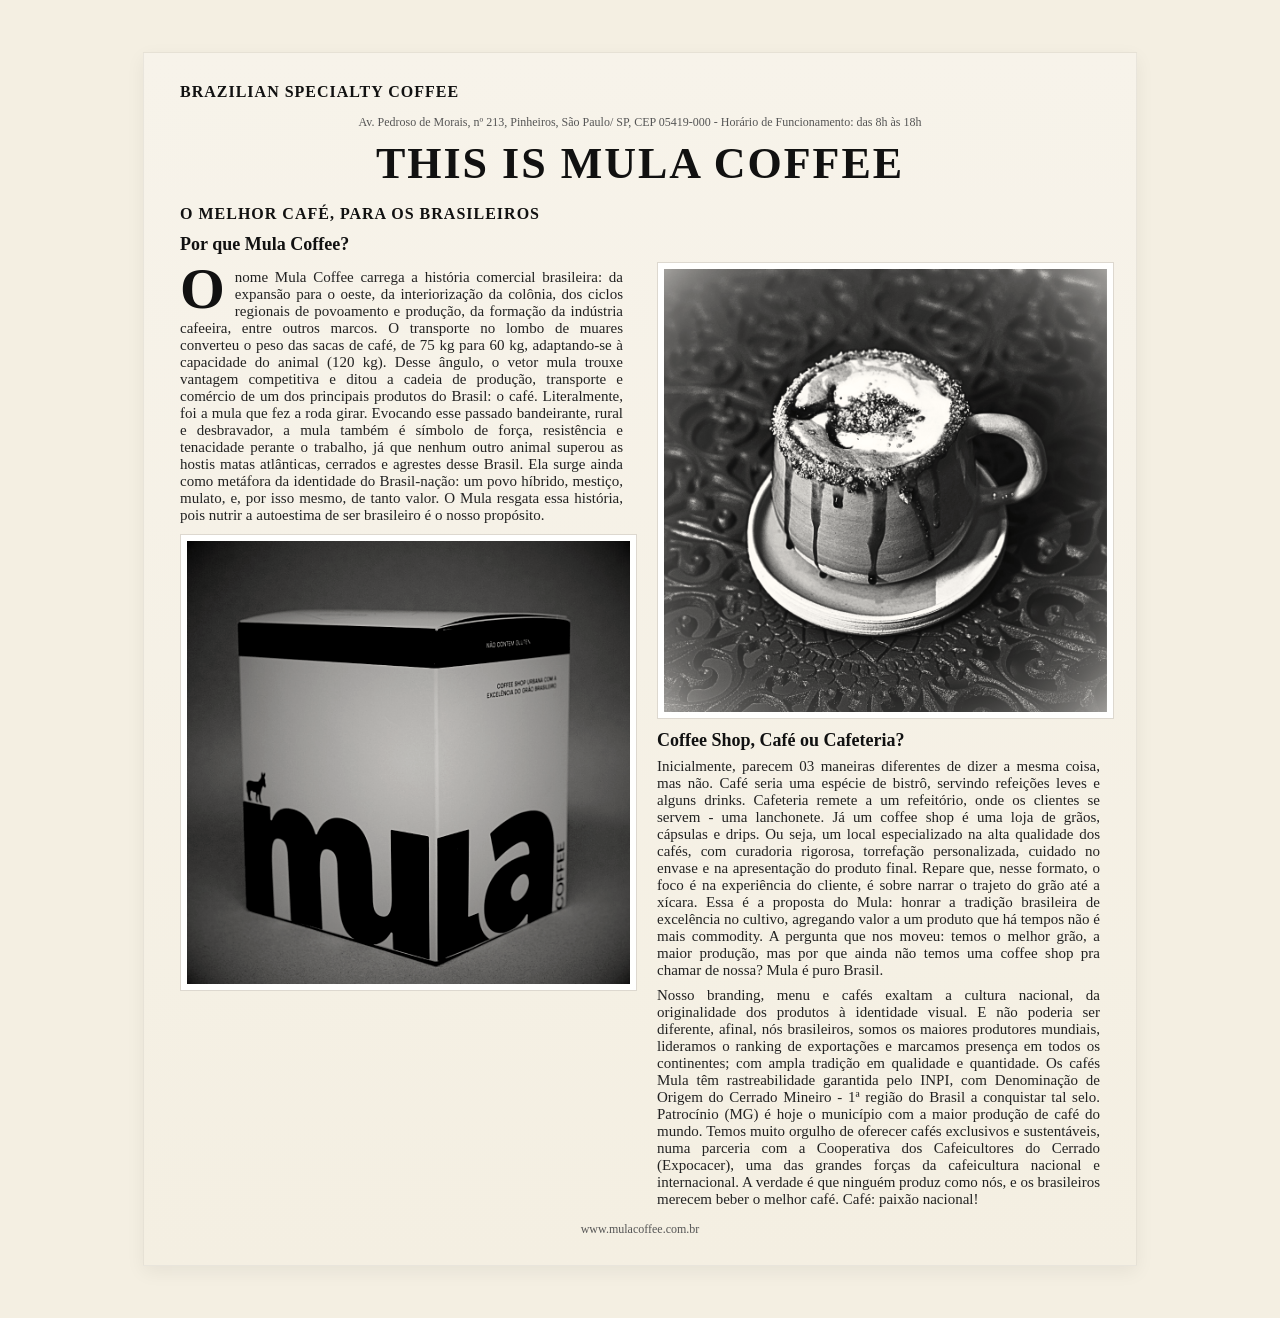
<file: 11022026.html>
<!DOCTYPE html>
<html lang="pt-br">
<head>
    <meta charset="UTF-8">
    <meta name="viewport" content="width=device-width, initial-scale=1.0">
    <title>This is Mula coffee</title>
    <link rel="stylesheet" href="news/style.css">
</head>
<body class="newspaper">
    <div class="paper">
    <h2>Brazilian Specialty Coffee</h2>
    <p class="byline">Av. Pedroso de Morais, nº 213, Pinheiros, São Paulo/ SP, CEP 05419-000 - Horário de Funcionamento: das 8h às 18h</p>
    <h1>This is Mula coffee</h1>
    <h2>o melhor café, para os brasileiros</h2>
    <h3>Por que Mula Coffee?</h3>
    <div class="article">
    <p class="dropcap">O nome Mula Coffee carrega a história comercial brasileira: da expansão para o oeste, da interiorização da colônia, dos ciclos regionais de povoamento e produção, da formação da indústria cafeeira, entre outros marcos. O transporte no lombo de muares converteu o peso das sacas de café, de 75 kg para 60 kg, adaptando-se à capacidade do animal (120 kg). Desse ângulo, o vetor mula trouxe vantagem competitiva e ditou a cadeia de produção, transporte e comércio de um dos principais produtos do Brasil: o café. Literalmente, foi a mula que fez a roda girar. Evocando esse passado bandeirante, rural e desbravador, a mula também é símbolo de força, resistência e tenacidade perante o trabalho, já que nenhum outro animal superou as hostis matas atlânticas, cerrados e agrestes desse Brasil. Ela surge ainda como metáfora da identidade do Brasil-nação: um povo híbrido, mestiço, mulato, e, por isso mesmo, de tanto valor. O Mula resgata essa história, pois nutrir a autoestima de ser brasileiro é o nosso propósito.</p>
    <img src="news/img1.png" alt="Mula Coffee - Imagem 1">
    <img src="news/img2.png" alt="Mula Coffee - Imagem 2">
    <h3>Coffee Shop, Café ou Cafeteria?</h3>
    <p>Inicialmente, parecem 03 maneiras diferentes de dizer a mesma coisa, mas não. Café seria uma espécie de bistrô, servindo refeições leves e alguns drinks.  Cafeteria remete a um refeitório, onde os clientes se servem - uma lanchonete. Já um coffee shop é uma loja de grãos, cápsulas e drips. Ou seja, um local especializado na alta qualidade dos cafés, com curadoria rigorosa, torrefação personalizada, cuidado no envase e na apresentação do produto final. Repare que, nesse formato, o foco é na experiência do cliente, é sobre narrar o trajeto do grão até a xícara. Essa é a proposta do Mula: honrar a tradição brasileira de excelência no cultivo, agregando valor a um produto que há tempos não é mais commodity. A pergunta que nos moveu: temos o melhor grão, a maior produção, mas por que ainda não temos uma coffee shop pra chamar de nossa? Mula é puro Brasil. </p>

    <p>Nosso branding, menu e cafés exaltam a cultura nacional, da originalidade dos produtos à identidade visual. E não poderia ser diferente, afinal, nós brasileiros, somos os maiores produtores mundiais, lideramos o ranking de exportações e marcamos presença em todos os continentes; com ampla tradição em qualidade e quantidade. Os cafés Mula têm rastreabilidade garantida pelo INPI, com Denominação de Origem do Cerrado Mineiro - 1ª região do Brasil a conquistar tal selo. Patrocínio (MG) é hoje o município com a maior produção de café do mundo. Temos  muito orgulho de oferecer cafés exclusivos e sustentáveis, numa   parceria com a Cooperativa dos Cafeicultores do Cerrado (Expocacer), uma das grandes forças da cafeicultura nacional e internacional. A verdade é que ninguém produz como nós, e os brasileiros merecem beber o melhor café. Café: paixão nacional!</p>
    </div>
    <div class="footer">www.mulacoffee.com.br</div>
    </div>
</body>
</html>
</file>
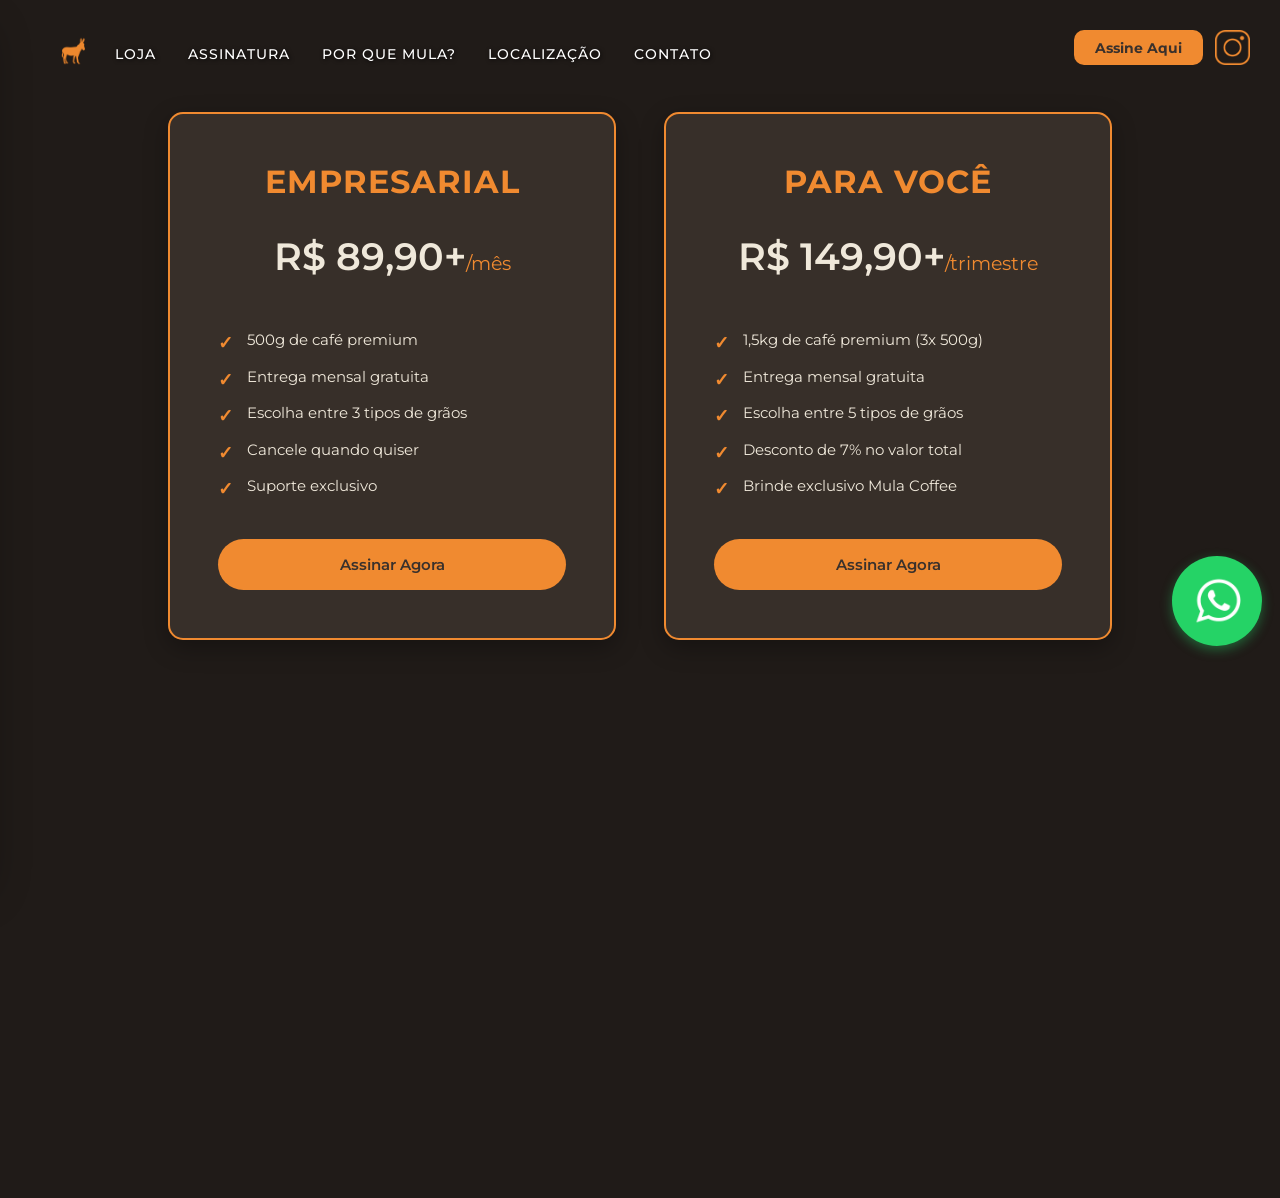
<file: ass.html>
<DOCTYPE html>
<html lang="pt-BR">
<head>
    <meta charset="UTF-8">
    <meta name="viewport" content="width=device-width, initial-scale=1.0">
    <title>Mula</title>
    <link rel="stylesheet" href="style.css">
    <link rel="preconnect" href="https://fonts.googleapis.com">
    <link rel="preconnect" href="https://fonts.gstatic.com" crossorigin>
    <link href="https://fonts.googleapis.com/css2?family=Montserrat:ital,wght@0,100..900;1,100..900&display=swap" rel="stylesheet">
</head>
<body class="page">
    <nav>
        <a href="index.html"><img id="iconnav" src="assets/png/icon.png" alt="icon"></a>
        <button id="menu"><img src="assets/png/menu-orange.png" alt="menu"></button>
        <div class="nav-links">
                <a href="https://mula.catalog.yampi.io/mula-coffee/l" target="_blank"><h1>Loja</h1></a>
                <a href="ass.html"><h1>Assinatura</h1></a>
                <a href="noticias.html"><h1>Por que Mula?</h1></a>
                <a href="http://www.google.com/maps/place/mula+coffee/data=!4m2!3m1!1s0x94ce57002003e265:0x90a91d9e183b3b97?sa=X&ved=1t:242&ictx=111" target="_blank" rel="noopener noreferrer"><h1>Localização</h1></a>
                <a href="contact.html"><h1>Contato</h1></a>
        </div>
       
    </nav>
    <div class="nav-actions">
        <a href="ass.html" target="_blank" rel="noopener noreferrer" class="buy">Assine Aqui</a>
        <a href="https://www.instagram.com/mulacoffeeshop/" target="_blank" rel="noopener noreferrer"><img class="insta" src="assets/png/instagram-orange.png" alt="insta"></a>
    </div>
<a href="https://wa.me/11944920237" target="_blank" class="whatsapp-btn">
    
        <img id="wttzp" src="assets/png/wttzp.png" alt="wttzp">
    
</a>

    <!-- Subscription Section -->
    <div class="subscription-container">
        <!-- Plano Mensal -->
        <div class="subscription-box">
            <h2>Empresarial</h2>
            <div class="price">R$ 89,90+<span>/mês</span></div>
            <ul class="benefits">
                <li>500g de café premium</li>
                <li>Entrega mensal gratuita</li>
                <li>Escolha entre 3 tipos de grãos</li>
                <li>Cancele quando quiser</li>
                <li>Suporte exclusivo</li>
            </ul>
            <a href="https://wa.me/11944920237?text=Olá,%20quero%20assinar%20o%20Plano%20Empresarial!" target="_blank" class="subscription-btn">Assinar Agora</a>
        </div>

        <!-- Plano Trimestral -->
        <div class="subscription-box">
            <h2>Para Você</h2>
            <div class="price">R$ 149,90+<span>/trimestre</span></div>
            <ul class="benefits">
                <li>1,5kg de café premium (3x 500g)</li>
                <li>Entrega mensal gratuita</li>
                <li>Escolha entre 5 tipos de grãos</li>
                <li>Desconto de 7% no valor total</li>
                <li>Brinde exclusivo Mula Coffee</li>
            </ul>
            <a href="step1.html" class="subscription-btn">Assinar Agora</a>
        </div>
    </div>

    <!-- Left sidebar (opens when menu button is pressed on small screens) -->
    <div id="sidebar-overlay" class="sidebar-overlay" aria-hidden="true"></div>
    <aside id="sidebar" class="sidebar" aria-hidden="true">
        <header class="sidebar-header">
            <a href="index.html"><div class="sidebar-logo"><img src="assets/png/logopreta.png" alt="mula"></div></a>
            <button type="button" class="sidebar-close" aria-label="Fechar menu">
                <img src="assets/png/close.png" alt="">
            </button>
        </header>
        <div class="sidebar-footer">
            <a href="https://mula.catalog.yampi.io/mula-coffee/l"><div class="sidebar-item"><h1 class="sidebar-text">Loja</h1><span class="sidebar-label"></span></div></a>
            <a href="ass.html"><div class="sidebar-item"><h1 class="sidebar-text">Assinatura</h1><span class="sidebar-label"></span></div></a>
            <a href="noticias.html"><div class="sidebar-item"><h1 class="sidebar-text">Por que Mula?</h1><span class="sidebar-label"></span></div></a>
            
            <a href="http://www.google.com/maps/place/mula+coffee/data=!4m2!3m1!1s0x94ce57002003e265:0x90a91d9e183b3b97?sa=X&ved=1t:242&ictx=111"><div class="sidebar-item"><h1 class="sidebar-text">Localização</h1><span class="sidebar-label"></span></div></a>
            <a href="contact.html" target="_blank" rel="noopener noreferrer"><div class="sidebar-item"><h1 class="sidebar-text">Contato</h1><span class="sidebar-label"></span></div></a>
        </div>
    </aside>

    <script src="script.js"></script>
</body></html>
</file>
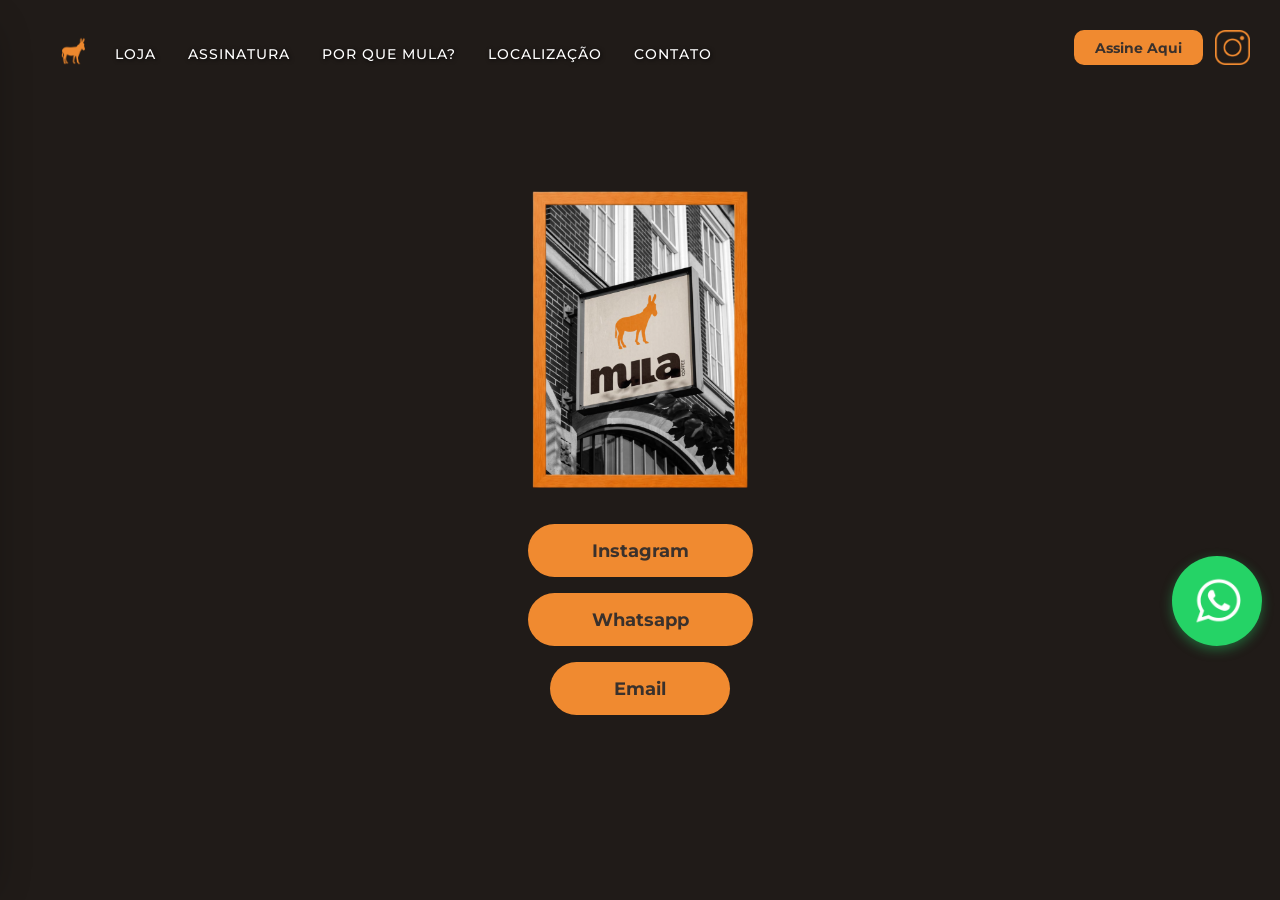
<file: contact.html>
<DOCTYPE html>
    <html lang="pt-BR">
    <head>
        <meta charset="UTF-8">
        <meta name="viewport" content="width=device-width, initial-scale=1.0">
        <title>Contato</title>
        <link rel="stylesheet" href="style.css">
        <link rel="preconnect" href="https://fonts.googleapis.com">
        <link rel="preconnect" href="https://fonts.gstatic.com" crossorigin>
        <link href="https://fonts.googleapis.com/css2?family=Montserrat:ital,wght@0,100..900;1,100..900&display=swap" rel="stylesheet">
    </head>
    <body class="page">

    <nav>
        <a href="index.html"><img id="iconnav" src="assets/png/icon.png" alt="icon"></a>
        <button id="menu"><img src="assets/png/menu-orange.png" alt="menu"></button>
        <div class="nav-links">
                <a href="https://mula.catalog.yampi.io/mula-coffee/l" target="_blank"><h1>Loja</h1></a>
                <a href="ass.html"><h1>Assinatura</h1></a>
                <a href="noticias.html"><h1>Por que Mula?</h1></a>
                <a href="http://www.google.com/maps/place/mula+coffee/data=!4m2!3m1!1s0x94ce57002003e265:0x90a91d9e183b3b97?sa=X&ved=1t:242&ictx=111" target="_blank" rel="noopener noreferrer"><h1>Localização</h1></a>
                <a href="contact.html"><h1>Contato</h1></a>
        </div>
       
    </nav>
    <a href="https://wa.me/11944920237" target="_blank" class="whatsapp-btn">
    
        <img id="wttzp" src="assets/png/wttzp.png" alt="wttzp">
    
</a>

    <div class="nav-actions">
        <a href="ass.html" target="_blank" rel="noopener noreferrer" class="buy">Assine Aqui</a>
        <a href="https://www.instagram.com/mulacoffeeshop/" target="_blank" rel="noopener noreferrer"><img class="insta" src="assets/png/instagram-orange.png" alt="insta"></a>
    </div>
        <!-- Left sidebar (opens when menu button is pressed on small screens) -->
    
        <div id="sidebar-overlay" class="sidebar-overlay" aria-hidden="true"></div>
        <aside id="sidebar" class="sidebar" aria-hidden="true">
            <header class="sidebar-header">
                <a href="index.html"><div class="sidebar-logo"><img src="assets/png/logopreta.png" alt="mula"></div></a>
                <button type="button" class="sidebar-close" aria-label="Fechar menu">
                    <img src="assets/png/close.png" alt="">
                </button>
            </header>
        
        <div class="sidebar-footer">
            <a href="https://mula.catalog.yampi.io/mula-coffee/l"><div class="sidebar-item"><h1 class="sidebar-text">Loja</h1><span class="sidebar-label"></span></div></a>
            <a href="ass.html"><div class="sidebar-item"><h1 class="sidebar-text">Assinatura</h1><span class="sidebar-label"></span></div></a>
            <a href="noticias.html"><div class="sidebar-item"><h1 class="sidebar-text">Por que Mula?</h1><span class="sidebar-label"></span></div></a>
            
            <a href="http://www.google.com/maps/place/mula+coffee/data=!4m2!3m1!1s0x94ce57002003e265:0x90a91d9e183b3b97?sa=X&ved=1t:242&ictx=111"><div class="sidebar-item"><h1 class="sidebar-text">Localização</h1><span class="sidebar-label"></span></div></a>
            <a href="contact.html" target="_blank" rel="noopener noreferrer"><div class="sidebar-item"><h1 class="sidebar-text">Contato</h1><span class="sidebar-label"></span></div></a>
        </div>
        </aside>
        <div class="links-container">
            <img id="moldure" src="assets/png/pic.png" alt="pic">
            <div class="links-buttons">
                <a href="https://www.instagram.com/mulacoffeeshop/" target="_blank" rel="noopener noreferrer"><button class="btn-container">Instagram</button></a>
                <a href="https://wa.me/11944920237" target="_blank" rel="noopener noreferrer"><button class="btn-container">Whatsapp</button></a>
                <a href="http://" target="_blank" rel="noopener noreferrer"><button class="btn-container">Email</button></a>
            </div>
        </div>
    
        <script src="script.js"></script>
    </body></html>
</file>
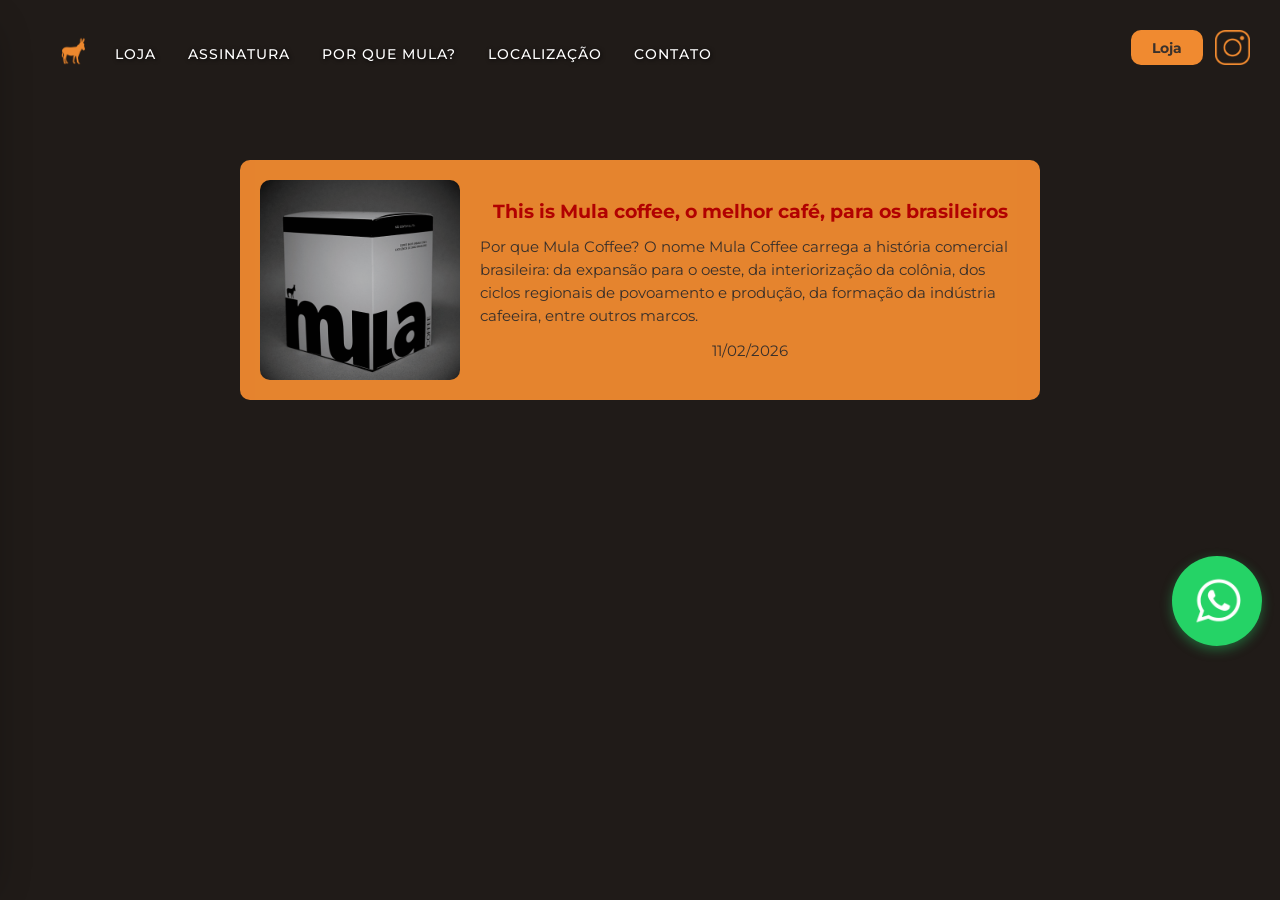
<file: noticias.html>
<DOCTYPE html>
    <html lang="pt-BR">
    <head>
        <meta charset="UTF-8">
        <meta name="viewport" content="width=device-width, initial-scale=1.0">
        <title>Notícias</title>
        <link rel="stylesheet" href="style.css">
        <link rel="preconnect" href="https://fonts.googleapis.com">
        <link rel="preconnect" href="https://fonts.gstatic.com" crossorigin>
        <link href="https://fonts.googleapis.com/css2?family=Montserrat:ital,wght@0,100..900;1,100..900&display=swap" rel="stylesheet">
    </head>
    <body class="page">

    <nav>
        <a href="index.html"><img id="iconnav" src="assets/png/icon.png" alt="icon"></a>
        <button id="menu"><img src="assets/png/menu-orange.png" alt="menu"></button>
        <div class="nav-links">
                <a href="https://mula.catalog.yampi.io/mula-coffee/l" target="_blank"><h1>Loja</h1></a>
                <a href="ass.html"><h1>Assinatura</h1></a>
                <a href="noticias.html"><h1>Por que Mula?</h1></a>
                <a href="http://www.google.com/maps/place/mula+coffee/data=!4m2!3m1!1s0x94ce57002003e265:0x90a91d9e183b3b97?sa=X&ved=1t:242&ictx=111" target="_blank" rel="noopener noreferrer"><h1>Localização</h1></a>
                <a href="contact.html"><h1>Contato</h1></a>
        </div>
       
    </nav>
    <a href="https://wa.me/11944920237" target="_blank" class="whatsapp-btn">
    
        <img id="wttzp" src="assets/png/wttzp.png" alt="wttzp">
    
</a>

    <div class="nav-actions">
        <a href="https://mula.catalog.yampi.io/mula-coffee/l" target="_blank" rel="noopener noreferrer" class="buy">Loja</a>
        <a href="https://www.instagram.com/mulacoffeeshop/" target="_blank" rel="noopener noreferrer"><img class="insta" src="assets/png/instagram-orange.png" alt="insta"></a>
    </div>
        <!-- Left sidebar (opens when menu button is pressed on small screens) -->
        <div id="sidebar-overlay" class="sidebar-overlay" aria-hidden="true"></div>
        <aside id="sidebar" class="sidebar" aria-hidden="true">
            <header class="sidebar-header">
                <a href="index.html"><div class="sidebar-logo"><img src="assets/png/logopreta.png" alt="mula"></div></a>
                <button type="button" class="sidebar-close" aria-label="Fechar menu">
                    <img src="assets/png/close.png" alt="">
                </button>
            </header>
        <div class="sidebar-footer">
            <a href="https://mula.catalog.yampi.io/mula-coffee/l"><div class="sidebar-item"><h1 class="sidebar-text">Loja</h1><span class="sidebar-label"></span></div></a>
            <a href="ass.html"><div class="sidebar-item"><h1 class="sidebar-text">Assinatura</h1><span class="sidebar-label"></span></div></a>
            <a href="noticias.html"><div class="sidebar-item"><h1 class="sidebar-text">Por que Mula?</h1><span class="sidebar-label"></span></div></a>
            
            <a href="http://www.google.com/maps/place/mula+coffee/data=!4m2!3m1!1s0x94ce57002003e265:0x90a91d9e183b3b97?sa=X&ved=1t:242&ictx=111"><div class="sidebar-item"><h1 class="sidebar-text">Localização</h1><span class="sidebar-label"></span></div></a>
            <a href="contact.html" target="_blank" rel="noopener noreferrer"><div class="sidebar-item"><h1 class="sidebar-text">Contato</h1><span class="sidebar-label"></span></div></a>
        </div>
        </aside>
            <main role="main">
                <div class="news">
                    <a href="11022026.html" target="_blank"><img class="news-img" src="news/img1.png" alt="Produção de café da Colômbia">
                    <div class="links-buttons">
                        <h1>This is Mula coffee, o melhor café, para os brasileiros</h1>
                        <p>Por que Mula Coffee? O nome Mula Coffee carrega a história comercial brasileira: da expansão para o oeste, da interiorização da colônia, dos ciclos regionais de povoamento e produção, da formação da indústria cafeeira, entre outros marcos.</p>
                        <p>11/02/2026</p>
                    </div></a>
                </div>

            </main>
        <script src="script.js"></script>
    </body></html>
</file>
<file: news/style.css>
@media (max-width: 480px) {
    .marquee-caption { margin: 0.75rem 1rem 1.5rem; font-size: 0.95rem; }
}
body.newspaper {
            background: #f4efe2;
            color: #111;
            font-family: Georgia, "Times New Roman", Times, serif;
            -webkit-font-smoothing: antialiased;
            -moz-osx-font-smoothing: grayscale;
            padding: 24px;
        }
        .paper {
            max-width: 920px;
            margin: 20px auto;
            background: linear-gradient(#f7f3ea, #f4efe2);
            padding: 28px 36px;
            box-shadow: 0 6px 18px rgba(0,0,0,0.06);
            border: 1px solid rgba(0,0,0,0.06);
        }
        h1 {
            font-size: 44px;
            letter-spacing: 2px;
            text-transform: uppercase;
            margin: 0.2em 0 0.35em 0;
            text-align: center;
            font-weight: 700;
        }
        h2 {
            font-size: 16px;
            text-transform: uppercase;
            letter-spacing: 1px;
            margin: 0.1em 0 0.6em 0;
        }
        h3 {
            font-size: 18px;
            margin: 0.6em 0 0.4em 0;
        }
        p { font-size: 15px; color: #222; text-align: justify; margin: 0.5em 0; }
        .article { column-count: 2; column-gap: 34px; }
        img { display: block; max-width: 100%; height: auto; margin: 10px auto; filter: grayscale(60%) contrast(1.05) sepia(0.08); border: 1px solid #d6d0c4; background:#fff; padding:6px; }
        .dropcap:first-letter { float:left; font-size:3.6rem; line-height:0.7; padding-right:10px; font-weight:700; color:#111; }
        .byline, .footer { font-size:12px; color:#555; text-align:center; margin-top:14px; }
        @media (max-width:720px){ .article{column-count:1;} h1{font-size:32px;} }
</file>
<file: style.css>
html, body {
    margin: 0;
    padding: 0;
    width: 100%;
    height: 100%;
    overflow: hidden;
    font-family: "Montserrat", sans-serif;
    overscroll-behavior: none;
}

body {
    min-height: 100vh;
    display: flex;
    flex-direction: column;
}

body.page {
    overflow-y: scroll !important;
    height: auto;
    min-height: 100vh;
    background-color: #201b18;
    padding-top: 0;
}



body #news {
    background-color: #f08a30;
    padding: 0;
    margin: 0;
}

.links-container {
    position: fixed;
    inset: 0;
    display: flex;
    flex-direction: column;
    align-items: center;
    justify-content: center;
    gap: 2rem;
    padding: 2rem;

    z-index: 5;
}

.links-buttons {
    display: flex;
    flex-direction: column;
    gap: 1rem;
    align-items: center;
    justify-content: center;
    
}

#moldure {
    width: min(15rem, 35vw);
    height: auto;
    max-width: 100%;
}
.btn-container {
    background-color: #f08a30;
    color: #3a312c;
    font-size: clamp(0.3rem, 1.0vw + 0.3rem, 22px);
    padding: 4rem;
    padding-top: 1rem;
    padding-bottom: 1rem;
    border-radius: 30px;
    font-weight: bold;
    cursor: pointer;
    font-family: "Montserrat", sans-serif;
    min-height: 48px;
    border: none;
}
.btn-container:hover{
        background-color: transparent;
        color: #f08a30;
        border: 1px solid #f08a30;
        transform: scale(1.1);
        transition: all 0.3s ease;
        cursor: pointer;
    }


.nav-actions {
    position: fixed;
    right: 30px;
    top: 30px;
    display: flex;
    align-items: center;
    gap: 12px;
    z-index: 99;
    pointer-events: auto;
}

@media (max-width: 768px) {
    .nav-actions {
        right: 16px;
        top: 16px;
        gap: 10px;
    }
}

@media (max-width: 480px) {
    .nav-actions {
        right: 10px;
        top: 10px;
        gap: 8px;
    }
}
.ass{
    position: fixed;
    bottom: clamp(1.875rem, 5vw, 3.125rem);
    left: clamp(1.875rem, 5vw, 3.125rem);
    width: clamp(4rem, 12vw, 5.625rem);
    height: clamp(4rem, 12vw, 5.625rem);
    background: #d54d5c;
    border-radius: 50%;
    display: flex;
    align-items: center;
    justify-content: center;
    animation: float 3s ease-in-out infinite;
    box-shadow: 0 4px 12px #e22d438f;
    transition: all 0.3s ease;
    text-decoration: none;
    z-index: 99;

    
}

.ass:hover {
    background: #e75465;
    box-shadow: 0 6px 16px #ff334b8f;
    transform: scale(1.1);
}
.ass-icon{
    width: clamp(1.4rem, 5vw, 2.5rem);
    height: clamp(1.4rem, 5vw, 2.5rem);
    filter: invert(100%);
}
.buy {
    color: #3a312c;
    background-color: #f08a30;
    padding: 0.75em 1.5em;
    border-radius: 10px;
    cursor: pointer;
    font-family: "Montserrat", sans-serif;
    display: inline-block;
    text-decoration: none;
    text-align: center;
    font-size: 14px;
    font-weight: 700;
    transition: all 0.3s ease;
    white-space: nowrap;
    line-height: 1;

}


.buy:hover {
    transform: scale(1.1);
    transition: all 0.3s ease;
    cursor: pointer;
    color: #f08a30;
    background-color: #3a312c;
}

header {
    display: flex;
    flex-direction: column;
    align-items: center;
    justify-content: center;
    margin: clamp(1rem, 2rem, 4rem);
    padding: 60px 40px;
    min-height: auto;
    position: relative; /* ensure header sits above .bg-img */
    z-index: 5;
}

@media (max-width: 768px) {
    header {
        padding: 40px 24px;
        margin: clamp(0.75rem, 1.5rem, 2rem);
    }
}

@media (max-width: 480px) {
    header {
        padding: 30px 16px;
        margin: clamp(0.5rem, 1rem, 1.5rem);
    }
}

main {
    width: 100%;
}

section {
    width: 100%;
}

/* Melhora para landscape mode em mobile */
@media (max-height: 600px) and (orientation: landscape) {
    header {
        padding: 20px 16px;
        margin: 0.5rem 0;
    }

    #tag1, #tag2, #tag3 {
        padding: 1.5rem 1rem;
        gap: 15px;
    }

    .title {
        font-size: 1.1rem;
        margin-bottom: 10px;
    }

    .paragraf {
        font-size: 0.85rem;
        line-height: 1.3;
    }

    .img {
        max-height: 200px;
    }

    #tag4 {
        margin: 1.5rem 0;
        gap: 0.75rem;
    }

    .marquee-track img {
        height: 2.5rem;
    }

    #tag4 h1,
    #tag4 h2 {
        font-size: 1.1rem;
        margin-bottom: 10px;
    }
}

/* Otimiza espaçamento para telas muito pequenas */
@media (max-width: 360px) {
    header {
        padding: 20px 12px;
    }

    #tag1, #tag2, #tag3 {
        gap: 12px;
        padding: 1rem 0.75rem;
    }

    .title {
        font-size: 0.9rem;
    }

    .paragraf {
        font-size: 0.8rem;
    }
}

#tag4 {
    
    width: 100%;            /* Ocupa toda a largura do elemento pai */
    max-width: 100vw;       /* Garante que não ultrapasse a largura da "janela" (viewport) */
    overflow: hidden;       /* Esconde qualquer conteúdo interno que tente 'fugir' */
    box-sizing: border-box; /* Garante que padding e borders não somem na largura total */
    display: flex;          /* Facilita o alinhamento dos itens internos */
    margin: 0 auto;         /* Centraliza o elemento caso haja um max-width maior */

    
    flex-direction: column;
    align-items: center;
    justify-content: center;
    gap: 2rem;
    margin: clamp(5.5rem, 11rem, 20rem) 0;

}

@media (max-width: 768px) {
    #tag4 {
        margin: 3rem 0;
        gap: 1.5rem;
    }
}

@media (max-width: 480px) {
    #tag4 {
        margin: 2rem 0;
        gap: 1rem;
    }
}

#tag4 h1,
#tag4 h2 {
    font-size: clamp(1rem, 1.75rem, 3rem);
    color: #FFF5E1;
    margin-bottom: 20px;
    margin-top: 0;
    font-weight: bold;
}

@media (max-width: 768px) {
    #tag4 h1,
    #tag4 h2 {
        font-size: clamp(1rem, 1.5rem, 2rem);
        margin-bottom: 16px;
    }
}

@media (max-width: 480px) {
    #tag4 h1,
    #tag4 h2 {
        font-size: clamp(0.9rem, 1.2rem, 1.6rem);
        margin-bottom: 12px;
    }
}
#tag1, #tag2, #tag3 {
    display: flex;
    align-items: center;
    justify-content: center;
    gap: 80px;
    max-width: 1400px;
    width: 100%;
    margin: clamp(0.5rem, 1rem, 2rem) 0;
    position: relative;
    top: auto;
    left: auto;
    transform: none;
    text-align: left;
    padding: clamp(1.5rem, 3rem, 6rem) clamp(1rem, 2rem, 4rem);
}

@media (max-width: 1024px) {
    #tag1, #tag2, #tag3 {
        gap: 50px;
        padding: 2.5rem 2rem;
    }
}

@media (max-width: 768px) {
    #tag1, #tag2, #tag3 {
        flex-direction: column;
        gap: 30px;
        padding: 2rem 1.5rem;
        margin: 2rem 0;
    }
}

@media (max-width: 480px) {
    #tag1, #tag2, #tag3 {
        flex-direction: column;
        gap: 20px;
        padding: 1.5rem 1rem;
        margin: 1.5rem 0;
    }
}
* {
    margin: 0;
    padding: 0;
    box-sizing: border-box;
  }
  
  body {
    overflow-x: hidden; /* Garante que nada vaze na página principal */
  }
  
  .marquee-container {
    width: 100%;
    max-width: 100vw;
    padding: clamp(0.5rem, 1rem, 2rem) 0;
    overflow: hidden;
    background: #f08a30;
    border-radius: 50px;
  }

@media (max-width: 768px) {
    .marquee-container {
        padding: clamp(0.5rem, 0.75rem, 1.5rem) 0;
        border-radius: 30px;
    }
}

@media (max-width: 480px) {
    .marquee-container {
        padding: clamp(0.5rem, 0.5rem, 1rem) 0;
        border-radius: 20px;
    }
}

  .marquee-track {
    display: flex;
    gap: clamp(0.5rem, 1rem, 2rem);
    width: fit-content;
    will-change: transform;
    animation: scrollLoop 30s linear infinite; /* duração sobrescrita pelo JS se disponível */
  }
  
  .marquee-track img {
    height: clamp(3rem, 5rem, 10rem);
    width: auto;   /* Largura ajusta proporcionalmente */
    object-fit: cover;
    
  }

@media (max-width: 768px) {
    .marquee-track img {
        height: clamp(2.5rem, 4rem, 6rem);
    }
}

@media (max-width: 480px) {
    .marquee-track img {
        height: clamp(2rem, 3rem, 4.5rem);
    }
}

  .marquee-track img:hover {
    transform: scale(1.2);
    transition: all 0.3s ease;
    cursor: pointer;
  }
  @keyframes scrollLoop {
    0% {
      transform: translateX(0);
    }
    100% {
      transform: translateX(-50%); /* Move apenas METADE do trilho total */
    }
  }
.esquerdo {
    flex: 1;
    max-width: 500px;
    display: flex;
    flex-direction: column;
    justify-content: center;
}

@media (max-width: 768px) {
    .esquerdo {
        max-width: 100%;
        width: 100%;
    }
}

.bg {

    width: 100%;
    height: 100%;
  
}
.title {
    font-size: clamp(1rem, 1.75rem, 3rem);
    color: #f08a30;
    margin-bottom: 20px;
    margin-top: 0;
    font-weight: bold;
}

@media (max-width: 768px) {
    .title {
        font-size: clamp(1rem, 1.5rem, 2rem);
        margin-bottom: 16px;
    }
}

@media (max-width: 480px) {
    .title {
        font-size: clamp(0.9rem, 1.2rem, 1.6rem);
        margin-bottom: 12px;
    }
}

.paragraf {
    font-size: clamp(0.75rem, 1.125rem, 2rem);
    color: #efe8da;
    line-height: 1.6;
    margin: 0;
}

@media (max-width: 768px) {
    .paragraf {
        font-size: clamp(0.8rem, 1rem, 1.2rem);
        line-height: 1.5;
    }
}

@media (max-width: 480px) {
    .paragraf {
        font-size: 0.9rem;
        line-height: 1.4;
    }
}

.direito {
    flex: 1;
    display: flex;
    flex-direction: column;
    align-items: flex-start;
    justify-content: center;
}

@media (max-width: 768px) {
    .direito {
        width: 100%;
        max-width: 100%;
        align-items: center;
    }
}

.img {
    max-width: 100%;
    height: auto;
    object-fit: cover;
}
.insta {
    width: 35px;
    height: 35px;
    display: block;
}
.insta:hover {
    transform: scale(1.2);
    transition: all 0.3s ease;
    cursor: pointer;}
.hero {
    position: fixed;
    left: 0;
    right: 0;
    display: flex;
    align-items: flex-end;
    justify-content: center;
    z-index: 10;
    pointer-events: none;
    margin-top: 8em;
}
.hero img {
    width: clamp(35rem, 85vw, 190rem);
    object-fit: contain;
    display: block;
    pointer-events: auto;
}

/* Desktop grande (1441px+) */
@media (min-width: 1441px) {
    .hero {
        margin-top: -10em;
    }
}

/* Desktop padrão (1025px - 1440px) */
@media (min-width: 1025px) and (max-width: 1440px) {
    .hero {
        margin-top: -5em;
    }
}

/* Tablet landscape (769px - 1024px) */
@media (min-width: 769px) and (max-width: 1024px) {
    .hero {
        margin-top: 0em;
    }
}

/* Tablet portrait (481px - 768px) */
@media (max-width: 768px) {
    .hero {
        margin-top: 10em;
    }
}

/* Mobile grande (376px - 480px) */
@media (max-width: 480px) {
    .hero {
        margin-top: 21em;
    }
}

/* Mobile pequeno (até 375px) */
@media (max-width: 375px) {
    .hero {
        margin-top: 24em;
    }
}
nav {
    position: fixed;
    top: 0;
    left: 0;
    display: flex;
    align-items: center;
    gap: clamp(0.25rem, 0.5vw, 0.75rem);
    padding: clamp(0.5rem, 1.5vw, 2.5rem) clamp(1rem, 3vw, 2.5rem);
    z-index: 11;
    text-shadow: 1px 1px 4px rgba(0, 0, 0, 0.842);
    width: 100%;
    box-sizing: border-box;
    height: auto;
    pointer-events: auto;
}

@media (max-width: 768px) {
    nav {
        padding: 8px 16px;
        gap: 8px;
    }
}

@media (max-width: 480px) {
    nav {
        padding: 8px 12px;
    }
}
a {
    text-decoration: none;
}
#iconnav {
    width: clamp(2.8rem, 9vw, 4.4rem);
    height: clamp(2.8rem, 9vw, 4.4rem);
    object-fit: contain;
    flex-shrink: 0;
}
#iconnav:hover {
    transform: scale(1.1);
    transition: all 0.3s ease;
}

/* Menu button: hidden on large screens */
#menu {
    display: none;
    background: transparent;
    border: none;
    cursor: pointer;
    padding: 4px;
}
#menu img {
    width: clamp(1.5rem, 5vw, 1.75rem);
    height: clamp(1.5rem, 5vw, 1.75rem);
    display: block;
}

.nav-links {
    display: flex;
    gap: clamp(1rem, 3vw, 2rem);
    align-items: center;
}

.nav-links h1 {
    margin: 0;
    font-size: 14px;
    font-weight: 500;
    color: white;
    cursor: pointer;
    text-transform: uppercase;
    letter-spacing: 1px;
    transition: all 0.3s ease;
}

.nav-links h1:hover {
    color: #ddd;
    transform: scale(1.05);
}

.video-container {
    position: fixed;
    top: 0;
    left: 0;
    width: 100%;
    height: 100%;
    z-index: -1; /* Garante que o vídeo fique atrás de tudo */
    background-color: black; /* Fundo reserva */
}

#bg-video {
    position: absolute;
    top: 0;
    left: 0;
    width: 100%;
    height: 100vh;
    object-fit: cover;
    opacity: 1;
    pointer-events: none;
}

#bg-video::-webkit-media-controls-play-button {
    display: none !important;
}

#bg-video::-moz-media-controls-play-button {
    display: none !important;
}

.content {
    position: static;
    transform: none;
    width: 100%;
    height: 100%;
    display: flex;
    align-items: flex-end;
    justify-content: center;
}



@keyframes float {
    0%, 100% {
        transform: translateY(0px);
    }
    50% {
        transform: translateY(-20px);
    }
}

.whatsapp-btn {
    position: fixed;
    bottom: clamp(15.875rem, 20vw, 14.125rem);
    right: clamp(0.575rem, 3vw, 1.125rem);
    width: clamp(4rem, 12vw, 5.625rem);
    height: clamp(4rem, 12vw, 5.625rem);
    background: #25d366;
    border-radius: 50%;
    display: flex;
    align-items: center;
    justify-content: center;
    animation: float 3s ease-in-out infinite;
    box-shadow: 0 4px 12px rgba(37, 211, 102, 0.4);
    transition: all 0.3s ease;
    text-decoration: none;
    z-index: 9999;
}

#wttzp {
    width: clamp(3.4rem, 10vw, 5rem);
    height: clamp(3.4rem, 10vw, 5rem);
}

.whatsapp-btn:hover {
    background: #20ba5a;
    box-shadow: 0 6px 16px rgba(37, 211, 102, 0.6);
    transform: scale(1.1);
}

/* ========== Left sidebar (menu overlay) ========== */
.sidebar-overlay {
    position: fixed;
    inset: 0;
    background: rgba(0, 0, 0, 0.4);
    z-index: 100;
    opacity: 0;
    visibility: hidden;
    transition: opacity 0.25s ease, visibility 0.25s ease;
    pointer-events: none;
}
.sidebar-overlay.is-open {
    opacity: 1;
    visibility: visible;
    pointer-events: auto;
}

.sidebar {
    position: fixed;
    top: clamp(0.5rem, 2vw, 1rem);
    bottom: clamp(0.5rem, 2vw, 1rem);
    left: clamp(0.5rem, 2vw, 1rem);
    width: clamp(13.75rem, 60vw, 16.25rem);
    background: #f08a30;
    border-radius: 16px;
    box-shadow: 0 10px 40px rgba(0, 0, 0, 0.3);
    z-index: 101;
    display: flex;
    flex-direction: column;
    transform: translateX(calc(-100% - 2vw));
    transition: transform 0.3s ease;
    overflow: hidden;
}

.sidebar.is-open {
    transform: translateX(0);
}

#sidebar .sidebar-header {
    margin: 0;
    padding: 18px 20px;
    min-height: auto;
}

.sidebar-header {
    display: flex;
    flex-direction: row;
    align-items: center;
    justify-content: space-between;
    margin: 0;
    padding: 18px 20px;
    flex-shrink: 0;
    border-bottom: 1px solid rgba(255, 255, 255, 0.15);
    align-self: stretch;
}

.sidebar-logo {
    display: flex;
    align-items: center;
    flex-shrink: 0;
    margin-right: auto;
}
.sidebar-logo img {
    display: block;
    max-width: 190px;
    max-height: 70px;
    width: auto;
    height: auto;
    object-fit: contain;
}
.sidebar-logo:hover{
    transition: all 0.5s ease;
    transform: scale(1.1);
    cursor: pointer;
}
.sidebar-text{
    color: #3a312c;
    font-size: 20px;
    font-weight: 600;
    font-family: "Montserrat", sans-serif;
}

@media (max-width: 480px) {
    .sidebar-text {
        font-size: 16px;
    }
}

.sidebar-close {
    background: transparent;
    border: none;
    cursor: pointer;
    padding: 6px;
    display: flex;
    align-items: center;
    justify-content: center;
    opacity: 0.9;
    margin-left: auto;
}
.sidebar-close:hover {
    transition: all 0.5s ease;
    transform: scale(1.1);
    cursor: pointer;
}
.sidebar-close img {
    width: 24px;
    height: 24px;
    
}

.sidebar-footer {
    display: flex;
    flex-direction: column;
    padding: 12px 0;
    flex-shrink: 0;
    z-index: 999;
}

.sidebar-item {
    display: flex;
    align-items: center;
    gap: 12px;
    padding: 10px 16px;
    color: rgba(255, 255, 255, 0.7);
    font-size: 14px;
    cursor: default;
}
.sidebar-item img {
    width: 30px;
    height: 30px;
    min-width: 30px;
    min-height: 30px;
    object-fit: contain;
    flex-shrink: 0;
    display: block;
   
}
.sidebar-item:hover {
    color: rgba(255, 255, 255, 0.9);
    background: rgba(255, 255, 255, 0.06);
    transition: all 0.5s ease;
    transform: scale(1.05);
    cursor: pointer;

}

/* At 777px or less: show #menu, hide .nav-links */
@media (max-width: 1120px) {
    #menu {
        display: block;
    }
    .nav-links {
        display: none;
    }
}




/* ========== Página Contato – responsivo para celular ========== */
@media (max-width: 768px) {
    body.page .links-container {
        flex-direction: column;
        gap: 1.5rem;
        padding: 1rem;
        padding-top: 5rem;
    }

    body.page #moldure {
        width: min(14rem, 60vw);
    }

    body.page .btn-container {
        font-size: 1.125rem;
        padding: 14px 28px;
        min-width: 200px;
    }

    body.page .links-buttons {
        gap: 0.75rem;
    }
}

@media (max-width: 480px) {
    body.page .links-container {
        padding: 0.75rem;
        padding-top: 4.5rem;
        gap: 1.25rem;
    }

    body.page #moldure {
        width: min(11rem, 55vw);
    }

    body.page .btn-container {
        font-size: 1rem;
        padding: 12px 20px;
        min-width: 100%;
        width: 100%;
        max-width: 280px;
    }

    body.page .links-buttons {
        width: 100%;
        max-width: 280px;
        gap: 0.5rem;
    }

    body.page .nav-actions {
        right: 12px;
        top: 12px;
        gap: 8px;
    }

    body.page .buy {
        padding: 6px 14px;
        font-size: 13px;
    }

    body.page .insta {
        width: 32px;
        height: 32px;
    }
}
/* Adicione ao final do seu style.css */

.video-container {
    position: fixed;
    top: 0;
    left: 0;
    width: 100%;
    height: 100%;
    overflow: hidden;
    z-index: -1; /* Garante que fique atrás de tudo */
}

#bg-video {
    position: absolute;
    top: 50%;
    left: 50%;
    width: 100vw;
    height: 100vh;
    transform: translate(-50%, -50%);
    object-fit: cover; /* Faz o vídeo preencher a tela sem distorcer */
    opacity: 0.5; /* Mantém a estética escura/misturada igual à imagem anterior */
    pointer-events: none;
}

#bg-video::-webkit-media-controls-play-button {
    display: none !important;
}

#bg-video::-moz-media-controls-play-button {
    display: none !important;
}
.news {
    background-color: #f08a30;
    color: #3a312c;
    border-radius: 10px;
    padding: 20px;
    display: flex;
    flex-direction: row;
    align-items: center;
    gap: 20px;
    max-width: 800px;
    margin: 10rem auto 40px auto;
    opacity: 0.95;
    margin-top: 10rem;
}

@media (max-width: 768px) {
    .news {
        flex-direction: column;
        padding: 16px;
        gap: 16px;
        margin: 100px 16px;
        max-width: calc(100% - 32px);
    }
}

@media (max-width: 480px) {
    .news {
        flex-direction: column;
        padding: 12px;
        gap: 12px;
        margin: 70px 12px;
        max-width: calc(100% - 24px);
    }
}
.news:hover {
    transform: scale(1.02);
    transition: all 0.3s ease;}
.news a {
    display: flex;
    flex-direction: row;
    align-items: center;
    gap: 20px;
    width: 100%;
    text-decoration: none;
}

@media (max-width: 768px) {
    .news a {
        flex-direction: column;
        align-items: stretch;
        gap: 12px;
    }
}

@media (max-width: 480px) {
    .news a {
        flex-direction: column;
        gap: 10px;
    }
}

.news img {
    flex-shrink: 0;
    width: clamp(9.375rem, 25vw, 12.5rem);
    height: clamp(9.375rem, 25vw, 12.5rem);
    object-fit: cover;
    border-radius: 10px;
}

@media (max-width: 768px) {
    .news img {
        width: 100%;
        height: auto;
        max-height: clamp(9.375rem, 30vw, 12.5rem);
        flex-shrink: 1;
    }
}

@media (max-width: 480px) {
    .news img {
        width: 100%;
        height: auto;
        max-height: clamp(9.375rem, 25vw, 12.5rem);
    }
}

.news .links-buttons {
    display: flex;
    flex-direction: column;
    gap: 12px;
    flex: 1;
}

.news h1 {
    color: #b90000;
    margin: 0;
    font-size: 1.2rem;
    line-height: 1.4;
}

@media (max-width: 768px) {
    .news h1 {
        font-size: 1.1rem;
    }
}

@media (max-width: 480px) {
    .news h1 {
        font-size: 1rem;
        line-height: 1.3;
    }
}

.news p {
    color: #3a312c;
    margin: 0;
    font-size: 0.95rem;
    line-height: 1.5;
}

@media (max-width: 768px) {
    .news p {
        font-size: 0.9rem;
        line-height: 1.4;
    }
}

@media (max-width: 480px) {
    .news p {
        font-size: 0.85rem;
        line-height: 1.3;
    }
}

.news-img {
    flex-shrink: 0;
    width: clamp(9.375rem, 25vw, 12.5rem);
    height: clamp(9.375rem, 25vw, 12.5rem);
    object-fit: cover;
    border-radius: 10px;
}

@media (max-width: 768px) {
    .news-img {
        display: none;
    }
}

@media (max-width: 480px) {
    .news-img {
        width: 100%;
        height: auto;
        max-height: clamp(9.375rem, 25vw, 12.5rem);
    }
}

/* Melhora para landscape mode em mobile */
@media (max-height: 600px) and (orientation: landscape) {
    .news {
        margin-top: 70px;
        padding: 12px;
    }
    
    .news img,
    .news-img {
        max-height: 120px;
    }
    
    .news h1,
    .news h2 {
        font-size: 0.95rem;
    }
    
    .news p {
        font-size: 0.8rem;
    }
}

main {
    max-width: 100%;
    margin: 0 auto;
    padding: 0;
}

/* Otimiza espaçamento para telas muito pequenas */
@media (max-width: 360px) {
    .news {
        margin: 16px 8px;
        padding: 10px;
        max-width: calc(100% - 16px);
    }
    
    .news h1,
    .news h2 {
        font-size: 0.9rem;
    }
}

/* Caixa de legenda abaixo do carrossel (marquee) */
.marquee-caption {
    margin: 1rem auto 2rem;
    max-width: 900px;
    background: rgba(240, 138, 48, 0.95);
    color: #3a312c;
    padding: 12px 18px;
    border-radius: 10px;
    text-align: center;
    font-size: clamp(0.85rem, 1.2vw, 1rem);
    font-weight: 600;
    box-shadow: 0 6px 18px rgba(0,0,0,0.12);
    opacity: 0;
    transform: translateY(-6px);
    transition: opacity 220ms ease, transform 220ms ease;
    pointer-events: none;
}
.marquee-caption.visible {
    opacity: 1;
    transform: translateY(0);
    pointer-events: auto;
}


/* ========================================
   SUBSCRIPTION SECTION STYLES
   ======================================== */

/* ========================================
   STEP WIZARD SYSTEM
   ======================================== */

.step-wizard-container {
    position: relative;
    z-index: 5;
    min-height: 100vh;
    display: flex;
    flex-direction: column;
    align-items: center;
    padding: clamp(6rem, 8vw, 10rem) clamp(1rem, 3vw, 3rem) clamp(2rem, 4vw, 4rem);
    padding-bottom: 62vh;
    max-width: 1400px;
    margin: 0 auto;
    transform: scale(0.8);
    transform-origin: top center;
}

/* Progress Indicator */
.step-progress {
    display: flex;
    align-items: center;
    justify-content: center;
    gap: 0.5rem;
    margin-bottom: 3rem;
    flex-wrap: wrap;
}

.step-indicator {
    width: 40px;
    height: 40px;
    border-radius: 50%;
    background-color: rgba(58, 49, 44, 0.8);
    border: 2px solid #666;
    color: #999;
    display: flex;
    align-items: center;
    justify-content: center;
    font-weight: bold;
    font-size: 1rem;
    transition: all 0.3s ease;
}

.step-indicator.active {
    background-color: #f08a30;
    border-color: #f08a30;
    color: #3a312c;
    transform: scale(1.1);
}

.step-indicator.completed {
    background-color: #4e6151;
    border-color: #4e6151;
    color: #fff;
}

.step-line {
    width: 40px;
    height: 2px;
    background-color: #666;
    transition: background-color 0.3s ease;
}

.step-line.completed {
    background-color: #4e6151;
}

/* Step Content */
.step-content {
    display: none;
    width: 100%;
    animation: slideInFromRight 0.5s ease-out;
}

.step-content.active {
    display: block;
}

.step-content.slide-out-left {
    animation: slideOutToLeft 0.5s ease-in forwards;
}

.step-content.slide-in-right {
    animation: slideInFromRight 0.5s ease-out;
}

@keyframes slideInFromRight {
    from {
        opacity: 0;
        transform: translateX(100px);
    }
    to {
        opacity: 1;
        transform: translateX(0);
    }
}

@keyframes slideOutToLeft {
    from {
        opacity: 1;
        transform: translateX(0);
    }
    to {
        opacity: 0;
        transform: translateX(-100px);
    }
}

/* Step Titles */
.step-title {
    color: #f08a30;
    font-size: clamp(1.8rem, 3vw, 2.5rem);
    font-weight: bold;
    text-align: center;
    margin-bottom: 1rem;
}

.step-subtitle {
    color: #efe8da;
    font-size: clamp(1rem, 1.5vw, 1.2rem);
    text-align: center;
    margin-bottom: 3rem;
}

/* Plans Wrapper */
.plans-wrapper {
    display: flex;
    flex-direction: column;
    gap: 3rem;
    width: 100%;
}

/* Plans Grid - 2 colunas lado a lado */
.plans-wrapper-grid {
    display: grid;
    grid-template-columns: 1fr 1fr;
    gap: 2rem;
    width: 100%;
    margin-bottom: 2rem;
}

/* Plan Section */
.plan-section {
    background-color: rgba(58, 49, 44, 0.7);
    border: 2px solid rgba(239, 232, 218, 0.3);
    border-radius: 15px;
    padding: clamp(1.5rem, 3vw, 2.5rem);
    transition: all 0.3s ease;
}

.plan-section.highlight {
    background-color: #1a3a7a;
    border: 2px solid #1a3a7a;
    box-shadow: 0 4px 20px rgba(26, 58, 122, 0.5);
}

.plan-section.highlight .plan-type-title,
.plan-section.highlight .plan-type-desc {
    color: white;
}

.plan-section:hover {
    transform: translateY(-5px);
    box-shadow: 0 10px 30px rgba(0, 0, 0, 0.4);
}

.plan-type-title {
    color: #f08a30;
    font-size: clamp(1.3rem, 2vw, 1.8rem);
    font-weight: bold;
    text-transform: uppercase;
    letter-spacing: 1px;
    margin-bottom: 0.5rem;
    text-align: center;
}

.plan-type-desc {
    color: #efe8da;
    font-size: clamp(0.9rem, 1.2vw, 1.1rem);
    text-align: center;
    margin-bottom: 2rem;
    opacity: 0.9;
}

/* Plan Options Grid */
.plan-options {
    display: grid;
    grid-template-columns: repeat(auto-fit, minmax(250px, 1fr));
    gap: 1.5rem;
}

.plan-options-experiencia {
    display: grid;
    grid-template-columns: 1fr 1fr;
    gap: 1.5rem;
}

.plan-options-preferencia {
    display: grid;
    grid-template-columns: repeat(3, 1fr);
    gap: 1.5rem;
}

/* Plan Card */
.plan-card {
    background-color: rgba(58, 49, 44, 0.9);
    border: 2px solid rgba(239, 232, 218, 0.3);
    border-radius: 12px;
    padding: 1.5rem;
    text-align: center;
    transition: all 0.3s ease;
    cursor: pointer;
    position: relative;
}

.plan-section.highlight .plan-card {
    background-color: rgba(255, 255, 255, 0.95);
    border: 2px solid white;
}

.plan-section.highlight .plan-card .plan-quantity {
    color: #1a3a7a;
    font-weight: 600;
    text-transform: uppercase;
    margin-bottom: 0.3rem;
}

.plan-section.highlight .plan-card .plan-weight {
    color: #1a3a7a;
    font-weight: bold;
    margin-bottom: 1rem;
}

.plan-section.highlight .plan-card .price-label {
    color: #1a3a7a;
    opacity: 0.7;
}

.plan-section.highlight .plan-card .price-value {
    color: #2563eb;
    font-weight: bold;
}

.plan-section.highlight .plan-card .price-period {
    color: #1a3a7a;
    opacity: 0.8;
}

.plan-card:hover {
    transform: scale(1.05);
    border-color: #f08a30;
    box-shadow: 0 8px 20px rgba(240, 138, 48, 0.4);
    cursor: default;
}

.plan-card.popular {
    border: 3px solid #f08a30;
    background-color: rgba(240, 138, 48, 0.1);
}

.plan-card.selected {
    background-color: rgba(240, 138, 48, 0.2);
    border: 3px solid #f08a30;
    box-shadow: 0 0 20px rgba(240, 138, 48, 0.6);
}

/* Popular Badge */
.popular-badge {
    position: absolute;
    top: -12px;
    left: 50%;
    transform: translateX(-50%);
    background-color: #d54d5c;
    color: white;
    padding: 0.3rem 1rem;
    border-radius: 20px;
    font-size: 0.7rem;
    font-weight: bold;
    letter-spacing: 0.5px;
    box-shadow: 0 4px 10px rgba(213, 77, 92, 0.5);
}

/* Plan Details */
.plan-quantity {
    color: #f08a30;
    font-size: clamp(0.9rem, 1.1vw, 1rem);
    font-weight: 600;
    text-transform: uppercase;
    margin-bottom: 0.3rem;
}

.plan-weight {
    color: #efe8da;
    font-size: clamp(1.5rem, 2.5vw, 2rem);
    font-weight: bold;
    margin-bottom: 1rem;
}

.plan-price {
    margin: 1.5rem 0;
    display: flex;
    flex-direction: column;
    gap: 0.3rem;
}

.price-label {
    color: #efe8da;
    font-size: clamp(0.7rem, 0.9vw, 0.85rem);
    opacity: 0.7;
}
.pacote{
    width: 2.5em;
    height: auto;
    object-fit: contain;
    margin-top: 0.5em;
}
.price-value {
    color: #f08a30;
    font-size: clamp(1.2rem, 1.5vw, 1.5rem);
    font-weight: bold;
}

.price-period {
    color: #efe8da;
    font-size: clamp(0.85rem, 1vw, 1rem);
    opacity: 0.8;
}

/* Plan Select Button */
.plan-select-btn {
    background-color: #f08a30;
    color: #3a312c;
    border: none;
    padding: 0.8rem 2rem;
    border-radius: 25px;
    font-size: clamp(0.9rem, 1.1vw, 1rem);
    font-weight: 600;
    font-family: "Montserrat", sans-serif;
    cursor: pointer;
    transition: all 0.3s ease;
    width: 100%;
    margin-top: 0.5rem;
}

.plan-select-btn:hover {
    background-color: #ff9d47;
    transform: scale(1.05);
    box-shadow: 0 4px 12px rgba(240, 138, 48, 0.6);
}

.plan-card.selected .plan-select-btn {
    background-color: #4e6151;
    color: white;
}

.plan-card.selected .plan-select-btn::before {
    content: "✓ ";
}

/* Step Navigation Container */
.step-navigation {
    display: flex;
    align-items: center;
    justify-content: space-between;
    gap: 3rem;
    width: 100%;
    padding-top: 2rem;
    border-top: 1px solid rgba(239, 232, 218, 0.2);
}

.step-counter {
    color: #f08a30;
    font-size: 0.95rem;
    font-weight: 600;
    white-space: nowrap;
}

/* Navigation Buttons */
.step-nav-btn {
    background-color: transparent;
    color: #f08a30;
    border: 2px solid #f08a30;
    padding: 0.8rem 1.8rem;
    border-radius: 8px;
    font-size: 0.95rem;
    font-weight: 600;
    font-family: "Montserrat", sans-serif;
    cursor: pointer;
    transition: all 0.3s ease;
}

.step-nav-btn:hover {
    background-color: #f08a30;
    color: #3a312c;
    transform: scale(1.05);
}

.step-nav-btn.prev {
    flex: 0;
}

.step-nav-btn.next {
    flex: 0;
    background-color: #1a3a7a;
    color: white;
    border-color: #1a3a7a;
}

.step-nav-btn.next:hover {
    background-color: #2654b6;
    border-color: #2654b6;
}

.step-nav-btn:disabled {
    opacity: 0.4;
    cursor: not-allowed;
    transform: none;
}

.step-nav-btn:disabled:hover {
    background-color: #1a3a7a;
    border-color: #1a3a7a;
    transform: none;
}

/* ========================================
   STEP 2: SELEÇÃO DE GRÃOS
   ======================================== */

/* Selection Summary */
.selection-summary {
    background-color: rgba(239, 232, 218, 0.15);
    border: 2px solid #f08a30;
    border-radius: 12px;
    padding: clamp(0.8rem, 1vw, 1rem);
    text-align: center;
    margin-bottom: 2rem;
    box-shadow: 0 4px 12px rgba(240, 138, 48, 0.2);
}

#summary-text {
    color: #f08a30;
    font-size: clamp(0.95rem, 1.2vw, 1.1rem);
    font-weight: 600;
}

/* Coffee Cards Grid */
.coffee-cards-grid {
    display: grid;
    grid-template-columns: repeat(3, 1fr);
    gap: 1.5rem;
    margin-bottom: 2rem;
}

/* Coffee Card */
.coffee-card {
    background-color: rgba(239, 232, 218, 0.95);
    border: 2px solid rgba(58, 49, 44, 0.3);
    border-radius: 12px;
    padding: clamp(1.5rem, 2vw, 2rem);
    transition: all 0.3s ease;
    position: relative;
}

.coffee-card:hover {
    transform: translateY(-5px);
    box-shadow: 0 8px 20px rgba(0, 0, 0, 0.2);
}

.coffee-card.selected {
    color: white ;
    background-color: rgba(240, 138, 48, 0.15);
    border: 3px solid #f08a30;
    box-shadow: 0 8px 25px rgba(240, 138, 48, 0.4);
    
}

.coffee-card.selected::before {
    content: "✓";
    position: absolute;
    top: 10px;
    right: 10px;
    background-color: #4e6151;
    color: white;
    width: 30px;
    height: 30px;
    border-radius: 50%;
    display: flex;
    align-items: center;
    justify-content: center;
    font-weight: bold;
    font-size: 1.1rem;
}

/* Garantir que todo texto fique branco quando selecionado */
.coffee-card.selected .coffee-name,
.coffee-card.selected .coffee-location,
.coffee-card.selected .coffee-altitude,
.coffee-card.selected .coffee-variety,
.coffee-card.selected .notes-label,
.coffee-card.selected .notes-list,
.coffee-card.selected .coffee-description,
.coffee-card.selected p,
.coffee-card.selected span,
.coffee-card.selected h3,
.coffee-card.selected h4 {
    color: #fff !important;
}

/* Coffee Name */
.coffee-name {
    color: #3a312c;
    font-size: clamp(1.1rem, 1.3vw, 1.3rem);
    font-weight: bold;
    margin-bottom: 1rem;
    text-align: left;
}

/* Coffee Info */
.coffee-info {
    margin-bottom: 1rem;
}

.coffee-location,
.coffee-altitude,
.coffee-variety {
    color: #3a312c;
    font-size: clamp(0.85rem, 1vw, 0.95rem);
    margin: 0.4rem 0;
    line-height: 1.4;
}

/* Coffee Notes */
.coffee-notes {
    margin: 1rem 0 1.5rem;
    padding-top: 1rem;
    border-top: 1px solid rgba(58, 49, 44, 0.2);
}

.notes-label {
    color: #3a312c;
    font-size: clamp(0.85rem, 1vw, 0.95rem);
    font-weight: 600;
    margin-right: 0.5rem;
}

.notes-list {
    color: #f08a30;
    font-size: clamp(0.85rem, 1vw, 0.95rem);
    font-weight: 500;
}

/* Quantity Controls */
.quantity-controls {
    display: flex;
    align-items: center;
    justify-content: space-between;
    gap: 1rem;
    margin-top: auto;
    padding-top: 1rem;
}

.qty-btn {
    background-color: transparent;
    color: #f08a30;
    border: 2px solid #f08a30;
    width: 35px;
    height: 35px;
    border-radius: 50%;
    font-size: 1.3rem;
    font-weight: bold;
    cursor: pointer;
    transition: all 0.3s ease;
    display: flex;
    align-items: center;
    justify-content: center;
    font-family: "Montserrat", sans-serif;
}

.qty-btn:hover:not(:disabled) {
    background-color: #f08a30;
    color: white;
    transform: scale(1.1);
}

.qty-btn:disabled,
.qty-btn.disabled {
    opacity: 0.3;
    cursor: not-allowed;
}

.qty-btn:disabled:hover,
.qty-btn.disabled:hover {
    background-color: transparent;
    color: #f08a30;
    transform: none;
}

.qty-display {
    color: #3a312c;
    font-size: clamp(1.2rem, 1.5vw, 1.4rem);
    font-weight: bold;
    min-width: 30px;
    text-align: center;
}

/* Step 2 Warning */
.step2-warning {
    background-color: rgba(255, 193, 7, 0.15);
    border: 2px solid #ffc107;
    border-radius: 8px;
    padding: 1rem 1.5rem;
    margin-bottom: 2rem;
    color: #ffc107;
    font-size: clamp(0.9rem, 1.1vw, 1rem);
    text-align: center;
    display: none;
}

.step2-warning::before {
    margin-right: 0.5rem;
}

/* ========================================
   STEP 3: TIPO DE MOAGEM
   ======================================== */

/* Grind Question */
.grind-question {
    color: #efe8da;
    font-size: clamp(1.1rem, 1.3vw, 1.3rem);
    font-weight: 600;
    text-align: center;
    margin-bottom: 2rem;
}

/* Grind Options Grid */
.grind-options-grid {
    display: grid;
    grid-template-columns: 1fr 1fr;
    gap: 2rem;
    margin-bottom: 2rem;
}

/* Grind Option Card */
.grind-option-card {
    background-color: rgba(239, 232, 218, 0.95);
    border: 2px solid rgba(58, 49, 44, 0.3);
    border-radius: 15px;
    padding: clamp(2rem, 3vw, 3rem);
    cursor: pointer;
    transition: all 0.3s ease;
    text-align: center;
}

.grind-option-card:hover {
    transform: translateY(-5px);
    border-color: #f08a30;
    box-shadow: 0 8px 20px rgba(240, 138, 48, 0.3);
}

.grind-option-card.selected {
    background-color: rgba(240, 138, 48, 0.15);
    border: 3px solid #f08a30;
    box-shadow: 0 8px 25px rgba(240, 138, 48, 0.5);
}

/* Grind Icon */
.grind-icon {
    font-size: clamp(3.5rem, 5vw, 5rem);
    margin-bottom: 1.5rem;
}

/* Grind Title */
.grind-title {
    color: #f08a30;
    font-size: clamp(1.3rem, 1.6vw, 1.6rem);
    font-weight: bold;
    margin-bottom: 1rem;
}

/* Grind Description */
.grind-description {
    color: #3a312c;
    font-size: clamp(0.9rem, 1.1vw, 1rem);
    margin-bottom: 1.5rem;
    line-height: 1.5;
}

/* Grind Benefits List */
.grind-benefits {
    list-style: none;
    padding: 0;
    margin: 0;
    text-align: left;
}

.grind-benefits li {
    color: #3a312c;
    font-size: clamp(0.85rem, 1vw, 0.95rem);
    margin: 0.6rem 0;
    padding-left: 0.5rem;
}

.grind-benefits li::before {
    color: #4e6151;
    font-weight: bold;
    margin-right: 0.5rem;
}

/* Grind Detail Options (Sub-opções) */
.grind-detail-options {
    max-height: 0;
    overflow: hidden;
    transition: max-height 0.4s ease, padding 0.4s ease, margin 0.4s ease;
    padding: 0;
    margin: 0;
}

.grind-detail-options.expanded {
    max-height: 600px;
    padding-top: 2rem;
    margin-bottom: 2rem;
}

/* Grind Detail Title */
.grind-detail-title {
    color: #efe8da;
    font-size: clamp(1rem, 1.2vw, 1.2rem);
    font-weight: 600;
    text-align: center;
    margin-bottom: 1.5rem;
}

/* Grind Detail Grid */
.grind-detail-grid {
    display: grid;
    grid-template-columns: repeat(3, 1fr);
    gap: 1.5rem;
}

/* Grind Sub Card */
.grind-sub-card {
    background-color: rgba(239, 232, 218, 0.9);
    border: 2px solid rgba(58, 49, 44, 0.3);
    border-radius: 12px;
    padding: clamp(1.2rem, 2vw, 1.8rem);
    cursor: pointer;
    transition: all 0.3s ease;
    text-align: center;
}

.grind-sub-card:hover {
    transform: translateY(-3px);
    border-color: #f08a30;
    box-shadow: 0 6px 15px rgba(240, 138, 48, 0.3);
}

.grind-sub-card.selected {
    background-color: rgba(240, 138, 48, 0.2);
    border: 3px solid #f08a30;
    box-shadow: 0 6px 20px rgba(240, 138, 48, 0.5);
}

/* Grind Sub Icon */
.grind-sub-icon {
    font-size: clamp(2.5rem, 3.5vw, 3rem);
    margin-bottom: 1rem;
}

/* Grind Sub Title */
.grind-sub-title {
    color: #f08a30;
    font-size: clamp(1rem, 1.2vw, 1.2rem);
    font-weight: bold;
    margin-bottom: 0.8rem;
}

/* Grind Sub Description */
.grind-sub-desc {
    color: #3a312c;
    font-size: clamp(0.8rem, 0.95vw, 0.9rem);
    line-height: 1.4;
}

/* Info Tip */
.info-tip {
    background-color: rgba(26, 58, 122, 0.1);
    border: 2px solid #1a3a7a;
    border-radius: 10px;
    padding: 1.5rem;
    margin: 2rem 0;
    display: flex;
    align-items: flex-start;
    gap: 1rem;
}

.info-icon {
    font-size: 1.5rem;
    flex-shrink: 0;
}

.info-text {
    color: #1a3a7a;
    font-size: clamp(0.9rem, 1.05vw, 1rem);
    line-height: 1.6;
}

.info-text strong {
    font-weight: 700;
}

/* ========================================
   STEP 4: FREQUÊNCIA DE ENTREGA
   ======================================== */

/* Selection Summary Box */
.selection-summary-box {
    background-color: rgba(26, 58, 122, 0.1);
    border: 2px solid #1a3a7a;
    border-radius: 12px;
    padding: clamp(1.5rem, 2vw, 2rem);
    margin-bottom: 3rem;
    display: grid;
    grid-template-columns: repeat(4, 1fr);
    gap: 1.5rem;
}

.summary-item {
    display: flex;
    flex-direction: column;
    gap: 0.5rem;
}

.summary-label {
    color: #1a3a7a;
    font-size: clamp(0.75rem, 0.9vw, 0.85rem);
    font-weight: 600;
    text-transform: uppercase;
    letter-spacing: 0.5px;
}

.summary-value {
    color: #1a3a7a;
    font-size: clamp(1rem, 1.2vw, 1.1rem);
    font-weight: bold;
}

/* Frequency Cards Grid */
.frequency-cards-grid {
    display: grid;
    grid-template-columns: repeat(3, 1fr);
    gap: 2rem;
    margin-bottom: 2rem;
}

/* Frequency Card */
.frequency-card {
    background-color: rgba(239, 232, 218, 0.95);
    border: 2px solid rgba(58, 49, 44, 0.3);
    border-radius: 15px;
    padding: clamp(1.5rem, 2.5vw, 2.5rem);
    cursor: pointer;
    transition: all 0.3s ease;
    text-align: center;
    position: relative;
}

.frequency-card:hover {
    transform: translateY(-5px);
    border-color: #f08a30;
    box-shadow: 0 8px 20px rgba(240, 138, 48, 0.3);
}

.frequency-card.selected {
    background-color: rgba(240, 138, 48, 0.15);
    border: 3px solid #f08a30;
    box-shadow: 0 8px 25px rgba(240, 138, 48, 0.5);
}

.frequency-card.popular {
    border: 3px solid #f08a30;
}

/* Frequency Icon */
.frequency-icon {
    font-size: clamp(3rem, 4vw, 4rem);
    margin-bottom: 1rem;
}

/* Frequency Title */
.frequency-title {
    color: #f08a30;
    font-size: clamp(1.2rem, 1.5vw, 1.5rem);
    font-weight: bold;
    margin-bottom: 1rem;
}

/* Frequency Price */
.frequency-price {
    margin: 1.5rem 0;
    display: flex;
    flex-direction: column;
    align-items: center;
    gap: 0.3rem;
}

.frequency-price .price-value {
    color: #3a312c;
    font-size: clamp(1.4rem, 1.8vw, 1.8rem);
    font-weight: bold;
}

.frequency-price .price-period {
    color: #3a312c;
    font-size: clamp(0.9rem, 1.1vw, 1rem);
    opacity: 0.7;
}

/* Frequency Benefits List */
.frequency-benefits {
    list-style: none;
    padding: 0;
    margin: 1.5rem 0 0;
    text-align: left;
}

.frequency-benefits li {
    color: #3a312c;
    font-size: clamp(0.85rem, 1vw, 0.95rem);
    margin: 0.8rem 0;
    line-height: 1.5;
}

/* Flexibility Note */
.flexibility-note {
    background-color: rgba(26, 58, 122, 0.1);
    border: 2px solid #1a3a7a;
    border-radius: 10px;
    padding: 1.5rem;
    margin: 2rem 0;
    display: flex;
    align-items: flex-start;
    gap: 1rem;
}

.flex-icon {
    font-size: 1.5rem;
    flex-shrink: 0;
}

.flex-text {
    color: #1a3a7a;
    font-size: clamp(0.9rem, 1.05vw, 1rem);
    line-height: 1.6;
}

.flex-text strong {
    font-weight: 700;
}

/* Responsive Adjustments */
@media (max-width: 768px) {
    .step-progress {
        gap: 0.3rem;
    }

    .step-indicator {
        width: 35px;
        height: 35px;
        font-size: 0.9rem;
    }

    .step-line {
        width: 25px;
    }

    .plans-wrapper {
        gap: 2rem;
    }

    .plans-wrapper-grid {
        grid-template-columns: 1fr;
        gap: 2rem;
    }

    .plan-options,
    .plan-options-experiencia,
    .plan-options-preferencia {
        grid-template-columns: 1fr;
    }

    .coffee-cards-grid {
        grid-template-columns: 1fr;
    }

    .grind-options-grid {
        grid-template-columns: 1fr;
    }

    .grind-detail-grid {
        grid-template-columns: 1fr;
    }

    .selection-summary-box {
        grid-template-columns: repeat(2, 1fr);
    }

    .frequency-cards-grid {
        grid-template-columns: 1fr;
    }

    .step-navigation {
        flex-direction: column;
        gap: 1.5rem;
    }
}

@media (max-width: 480px) {
    .step-wizard-container {
        padding: 5rem 1rem 2rem;
    }

    .step-indicator {
        width: 30px;
        height: 30px;
        font-size: 0.8rem;
    }

    .step-line {
        width: 15px;
    }

    .plan-section {
        padding: 1.5rem 1rem;
    }

    .selection-summary-box {
        grid-template-columns: 1fr;
    }
}

/* Container principal das assinaturas */
.subscription-container {
    position: relative;
    margin-top: 3em;
    z-index: 5;
    min-height: 100vh;
    display: flex;
    justify-content: center;
    align-items: center;
    padding: clamp(2rem, 5vw, 4rem);
    padding-bottom: 62vh;
    flex-wrap: wrap;
    gap: 3rem;
}

/* Box individual de cada plano */
.subscription-box {
    background-color: rgba(58, 49, 44, 0.9);
    border: 2px solid #f08a30;
    border-radius: 15px;
    padding: clamp(2rem, 4vw, 3rem);
    width: clamp(300px, 35vw, 450px);
    display: flex;
    flex-direction: column;
    gap: 1.5rem;
    box-shadow: 0 8px 24px rgba(0, 0, 0, 0.3);
    transition: transform 0.3s ease, box-shadow 0.3s ease;
    text-align: center;
}

.subscription-box:hover {
    transform: scale(1.03);
    box-shadow: 0 12px 32px rgba(240, 138, 48, 0.4);
}

/* Título do plano */
.subscription-box h2 {
    color: #f08a30;
    font-size: clamp(1.5rem, 2.5vw, 2rem);
    font-weight: bold;
    text-align: center;
    margin: 0;
    text-transform: uppercase;
    letter-spacing: 1px;
}

/* Preço */
.subscription-box .price {
    color: #efe8da;
    font-size: clamp(1.8rem, 3vw, 2.5rem);
    font-weight: 600;
    text-align: center;
    margin: 0.5rem 0;
}

.subscription-box .price span {
    font-size: clamp(1rem, 1.5vw, 1.2rem);
    color: #f08a30;
    font-weight: 400;
}

/* Lista de benefícios */
.subscription-box .benefits {
    list-style: none;
    padding: 0;
    margin: 1rem 0;
    display: flex;
    flex-direction: column;
    gap: 0.75rem;
}

.subscription-box .benefits li {
    color: #efe8da;
    font-size: clamp(0.9rem, 1.2vw, 1.1rem);
    text-align: left;
    padding-left: 1.8rem;
    position: relative;
    line-height: 1.6;
}

.subscription-box .benefits li::before {
    content: "✓";
    position: absolute;
    left: 0;
    color: #f08a30;
    font-weight: bold;
    font-size: 1.2em;
}

/* Botão de assinatura */
.subscription-btn {
    background-color: #f08a30;
    color: #3a312c;
    font-size: clamp(0.9rem, 1.2vw, 1.1rem);
    padding: 1rem 2rem;
    border-radius: 30px;
    font-weight: 600;
    cursor: pointer;
    font-family: "Montserrat", sans-serif;
    text-decoration: none;
    text-align: center;
    transition: all 0.3s ease;
    border: none;
    display: inline-block;
    margin-top: auto;
}

.subscription-btn:hover {
    transform: scale(1.1);
    box-shadow: 0 4px 12px rgba(240, 138, 48, 0.6);
}

/* ========================================
   MEDIA QUERIES - RESPONSIVIDADE
   ======================================== */

/* Desktop - Lado a lado (min-width: 800px) */
@media (min-width: 800px) {
    .subscription-container {
        flex-direction: row;
        gap: 3rem;
    }
}

/* Tablet/Mobile - Empilhados (max-width: 799px) */
@media (max-width: 799px) {
    .subscription-container {
        flex-direction: column;
        gap: 2rem;
        padding: clamp(2rem, 4vw, 3rem);
    }

    .subscription-box {
        width: 100%;
        max-width: 500px;
    }
}

/* Mobile pequeno - Ajustes adicionais */
@media (max-width: 480px) {
    .subscription-container {
        padding: 1.5rem 1rem;
        gap: 1.5rem;
    }

    .subscription-box {
        padding: 1.5rem;
        gap: 1.25rem;
    }

    .subscription-box h2 {
        font-size: 1.3rem;
    }

    .subscription-box .price {
        font-size: 1.6rem;
    }

    .subscription-box .benefits li {
        font-size: 0.9rem;
        padding-left: 1.5rem;
    }

    .subscription-btn {
        padding: 0.875rem 1.5rem;
        font-size: 0.95rem;
    }
}

/* Mobile extra pequeno */
@media (max-width: 360px) {
    .subscription-container {
        padding: 1rem 0.75rem;
    }

    .subscription-box {
        padding: 1.25rem;
    }
}

/* ========================================
   STEP 5: INFORMAÇÕES PESSOAIS E ENDEREÇO
   ======================================== */

/* Form Section Container */
.form-section {
    background-color: rgba(58, 49, 44, 0.7);
    border: 2px solid rgba(239, 232, 218, 0.3);
    border-radius: 12px;
    padding: clamp(2rem, 3vw, 2.5rem);
    margin-bottom: 2rem;
}

.form-section-title {
    color: #f08a30;
    font-size: clamp(1.2rem, 1.6vw, 1.5rem);
    font-weight: bold;
    margin-bottom: 1.5rem;
    text-align: left;
    padding-bottom: 1rem;
    border-bottom: 2px solid rgba(240, 138, 48, 0.3);
}

/* Form Group */
.form-group {
    margin-bottom: 1.5rem;
    display: flex;
    flex-direction: column;
}

.form-group label {
    color: #efe8da;
    font-size: clamp(0.9rem, 1.1vw, 1rem);
    font-weight: 600;
    margin-bottom: 0.5rem;
}

.required {
    color: #d54d5c;
    font-weight: bold;
    margin-left: 2px;
}

/* Form Inputs and Selects */
.form-input {
    width: 100%;
    padding: 0.8rem 1rem;
    border: 2px solid rgba(239, 232, 218, 0.4);
    border-radius: 8px;
    background-color: rgba(239, 232, 218, 0.95);
    color: #3a312c;
    font-size: 0.95rem;
    font-family: "Montserrat", sans-serif;
    transition: all 0.3s ease;
    box-sizing: border-box;
}

.form-input:focus {
    outline: none;
    border-color: #f08a30;
    background-color: #efe8da;
    box-shadow: 0 0 8px rgba(240, 138, 48, 0.3);
}

.form-input::placeholder {
    color: #999;
}

.form-input.error {
    border-color: #d54d5c;
    background-color: rgba(213, 77, 92, 0.1);
}

/* Special Input Formatting */
.cpf-input,
.phone-input,
.zipcode-input {
    font-family: "Courier New", monospace;
}

/* Error Message */
.error-message {
    color: #d54d5c;
    font-size: 0.8rem;
    font-weight: 500;
    margin-top: 0.3rem;
    display: none;
}

.error-message.show {
    display: block;
}

/* Delivery Toggle Group */
.delivery-toggle-group {
    display: grid;
    grid-template-columns: 1fr 1fr;
    gap: 1.5rem;
    margin-bottom: 2rem;
}

.toggle-label {
    display: flex;
    align-items: center;
    gap: 1rem;
    cursor: pointer;
    padding: 1rem;
    border: 2px solid rgba(239, 232, 218, 0.3);
    border-radius: 10px;
    transition: all 0.3s ease;
    background-color: rgba(58, 49, 44, 0.5);
}

.toggle-label:hover {
    border-color: #f08a30;
    background-color: rgba(240, 138, 48, 0.1);
}

.toggle-label input[type="radio"] {
    width: 20px;
    height: 20px;
    cursor: pointer;
    accent-color: #f08a30;
}

.toggle-label input[type="radio"]:checked + .toggle-option {
    color: #f08a30;
    font-weight: 700;
}

.toggle-option {
    color: #efe8da;
    font-size: clamp(0.95rem, 1.1vw, 1rem);
    font-weight: 600;
    transition: all 0.3s ease;
}

/* Delivery Form Section */
.delivery-form-section {
    max-height: 1000px;
    opacity: 1;
    transition: all 0.4s ease;
    display: block;
}

.delivery-form-section .hidden {
    display: none;
}

.delivery-form-section:not(.active) {
    max-height: 0;
    opacity: 0;
    overflow: hidden;
    margin: 0;
    padding: 0;
}

/* Form Group Inline (para campos pequenos lado a lado) */
.form-group-inline {
    max-width: 48%;
    display: inline-flex;
    margin-right: 2%;
}

.form-group-inline:nth-child(even) {
    margin-right: 0;
}

/* Store Selection */
.stores-selection {
    display: flex;
    flex-direction: column;
    gap: 1.5rem;
}

.stores-title {
    color: #efe8da;
    font-size: clamp(1rem, 1.2vw, 1.1rem);
    font-weight: 600;
    margin-bottom: 1rem;
}

.store-option {
    cursor: pointer;
    display: block;
}

.store-option input[type="radio"] {
    display: none;
}

.store-card {
    background-color: rgba(239, 232, 218, 0.95);
    border: 2px solid rgba(58, 49, 44, 0.3);
    border-radius: 10px;
    padding: 1.5rem;
    transition: all 0.3s ease;
    text-align: left;
}

.store-option input[type="radio"]:checked + .store-card {
    background-color: rgba(240, 138, 48, 0.2);
    border: 3px solid #f08a30;
    box-shadow: 0 6px 15px rgba(240, 138, 48, 0.4);
}

.store-card:hover {
    transform: translateY(-2px);
    border-color: #f08a30;
    box-shadow: 0 4px 12px rgba(240, 138, 48, 0.2);
}

.store-name {
    color: #3a312c;
    font-size: clamp(1rem, 1.1vw, 1.1rem);
    font-weight: bold;
    margin: 0 0 0.5rem 0;
}

.store-address,
.store-hours,
.store-schedule {
    color: #3a312c;
    font-size: clamp(0.85rem, 0.95vw, 0.95rem);
    margin: 0.4rem 0;
    line-height: 1.5;
}

/* Checkbox Styling */
.checkbox-label {
    display: flex;
    align-items: flex-start;
    gap: 1rem;
    cursor: pointer;
    padding: 1rem;
    border: 2px solid rgba(239, 232, 218, 0.3);
    border-radius: 10px;
    transition: all 0.3s ease;
    background-color: rgba(58, 49, 44, 0.5);
}

.checkbox-label:hover {
    border-color: #f08a30;
    background-color: rgba(240, 138, 48, 0.1);
}

.form-checkbox {
    width: 22px;
    height: 22px;
    margin-top: 2px;
    cursor: pointer;
    accent-color: #f08a30;
    flex-shrink: 0;
}

.checkbox-text {
    color: #efe8da;
    font-size: clamp(0.95rem, 1.1vw, 1rem);
    font-weight: 500;
}

/* Newsletter Info */
.newsletter-info {
    color: #efe8da;
    font-size: 0.85rem;
    opacity: 0.8;
    margin-top: 0.5rem;
    margin-left: 2.5rem;
    line-height: 1.5;
}

/* Validation Warning */
.validation-warning {
    background-color: rgba(255, 193, 7, 0.15);
    border: 2px solid #ffc107;
    border-radius: 8px;
    padding: 1rem 1.5rem;
    margin-bottom: 2rem;
    color: #ffc107;
    font-size: clamp(0.9rem, 1.1vw, 1rem);
    text-align: center;
    font-weight: 600;
}

/* Responsive Adjustments for Step 5 */
@media (max-width: 768px) {
    .form-section {
        padding: 1.5rem;
    }

    .delivery-toggle-group {
        grid-template-columns: 1fr;
        gap: 1rem;
    }

    .form-group-inline {
        max-width: 100%;
        margin-right: 0;
    }

    .form-group-inline:nth-child(even) {
        margin-right: 0;
    }

    .toggle-label,
    .checkbox-label {
        padding: 0.8rem;
    }
}

@media (max-width: 480px) {
    .form-section {
        padding: 1.2rem;
        margin-bottom: 1.5rem;
    }

    .form-section-title {
        font-size: 1.1rem;
        margin-bottom: 1.2rem;
    }

    .form-input {
        padding: 0.75rem 0.8rem;
        font-size: 0.9rem;
    }

    .form-group {
        margin-bottom: 1.2rem;
    }

    .delivery-toggle-group {
        grid-template-columns: 1fr;
        gap: 1rem;
        margin-bottom: 1.5rem;
    }

    .toggle-label,
    .checkbox-label {
        padding: 0.8rem;
        gap: 0.8rem;
    }

    .toggle-option {
        font-size: 0.95rem;
    }

    .store-card {
        padding: 1.2rem;
    }

    .store-name {
        font-size: 1rem;
    }

    .store-address,
    .store-hours,
    .store-schedule {
        font-size: 0.8rem;
        margin: 0.3rem 0;
    }

    .newsletter-info {
        font-size: 0.8rem;
        margin-left: 2.2rem;
    }
}

/* ========================================
   STEP 6 - PAYMENT STYLES
   ======================================== */

/* Layout 2 colunas: Resumo | Formulário */
.payment-container {
    display: grid;
    grid-template-columns: 1fr 1.2fr;
    gap: 2rem;
    margin-bottom: 2rem;
}

/* Resumo de Compra */
.summary-item {
    display: flex;
    justify-content: space-between;
    align-items: center;
    padding: 0.75rem 0;
    border-bottom: 1px solid rgba(239, 232, 218, 0.2);
    font-size: 0.95rem;
}

.summary-item:last-child {
    border-bottom: none;
}

.summary-item.highlight {
    background-color: rgba(240, 138, 48, 0.1);
    padding: 1rem;
    border-radius: 0.5rem;
    border-bottom: none;
    margin-top: 0.5rem;
    font-weight: 600;
    border: 2px solid #f08a30;
}

.summary-label {
    color: rgba(239, 232, 218, 0.7);
    font-weight: 500;
}

.summary-value {
    color: #efe8da;
    text-align: right;
    font-weight: 600;
}

.summary-item.highlight .summary-value {
    color: #f08a30;
    font-size: 1.1rem;
}

/* Inputs de Cartão - Formatação Especial */
.card-number {
    font-family: 'Courier New', monospace;
    letter-spacing: 0.15em;
    font-size: 1rem;
}

.expiry-date,
.cvv {
    font-family: 'Courier New', monospace;
    font-size: 1rem;
}

/* Grid para Validade e CVV lado a lado */
.form-row {
    display: grid;
    grid-template-columns: 1fr 1fr;
    gap: 1rem;
}

.form-row .form-group {
    margin-bottom: 0;
}

/* Grid de Parcelamento - 4 colunas */
.installments-grid {
    display: grid;
    grid-template-columns: repeat(4, 1fr);
    gap: 1rem;
    margin-top: 1.5rem;
}

.installment-info {
    font-size: 0.9rem;
    color: rgba(239, 232, 218, 0.7);
    margin-bottom: 0.5rem;
}

.installment-option {
    cursor: pointer;
}

.installment-option input[type="radio"] {
    display: none;
}

.installment-card {
    padding: 1.2rem;
    border: 2px solid rgba(239, 232, 218, 0.3);
    border-radius: 0.5rem;
    background-color: rgba(239, 232, 218, 0.05);
    text-align: center;
    transition: all 0.3s ease;
    cursor: pointer;
}

.installment-option input[type="radio"]:checked + .installment-card {
    border-color: #f08a30;
    background-color: rgba(240, 138, 48, 0.15);
    box-shadow: 0 0 12px rgba(240, 138, 48, 0.3);
}

.installment-card h5 {
    margin: 0 0 0.5rem 0;
    color: #f08a30;
    font-size: 1rem;
    font-weight: 600;
}

.installment-card:hover {
    border-color: #f08a30;
    background-color: rgba(240, 138, 48, 0.1);
}

.installment-price {
    margin: 0.5rem 0;
    color: #efe8da;
    font-size: 1.1rem;
    font-weight: 600;
}

.installment-period {
    margin: 0.5rem 0 0 0;
    color: rgba(239, 232, 218, 0.6);
    font-size: 0.85rem;
    font-style: italic;
}

/* Aviso de Segurança */
.security-notice {
    background-color: rgba(78, 97, 81, 0.2);
    border-left: 4px solid #4e6151;
    padding: 1rem;
    border-radius: 0.4rem;
    color: rgba(239, 232, 218, 0.85);
    font-size: 0.9rem;
    margin-top: 1.5rem;
    margin-bottom: 1rem;
}

/* Responsividade */
@media (max-width: 1024px) {
    .payment-container {
        grid-template-columns: 1fr;
        gap: 1.5rem;
    }

    .installments-grid {
        grid-template-columns: repeat(2, 1fr);
    }
}

@media (max-width: 768px) {
    .payment-container {
        grid-template-columns: 1fr;
        gap: 1.5rem;
    }

    .form-row {
        grid-template-columns: 1fr;
        gap: 1rem;
    }

    .installments-grid {
        grid-template-columns: repeat(2, 1fr);
        gap: 0.8rem;
    }

    .installment-card {
        padding: 1rem;
    }

    .installment-card h5 {
        font-size: 0.9rem;
    }

    .installment-price {
        font-size: 0.95rem;
    }

    .summary-item {
        padding: 0.6rem 0;
        font-size: 0.9rem;
    }

    .form-section {
        padding: 1.2rem;
    }
}

@media (max-width: 480px) {
    .payment-container {
        grid-template-columns: 1fr;
        gap: 1rem;
    }

    .installments-grid {
        grid-template-columns: 1fr;
        gap: 0.6rem;
    }

    .installment-card {
        padding: 0.8rem;
    }

    .installment-card h5 {
        font-size: 0.85rem;
    }

    .installment-price {
        font-size: 0.9rem;
    }

    .form-row {
        grid-template-columns: 1fr;
    }

    .summary-item {
        padding: 0.5rem 0;
        font-size: 0.85rem;
    }

    .security-notice {
        padding: 0.8rem;
        font-size: 0.8rem;
    }
}
</file>
